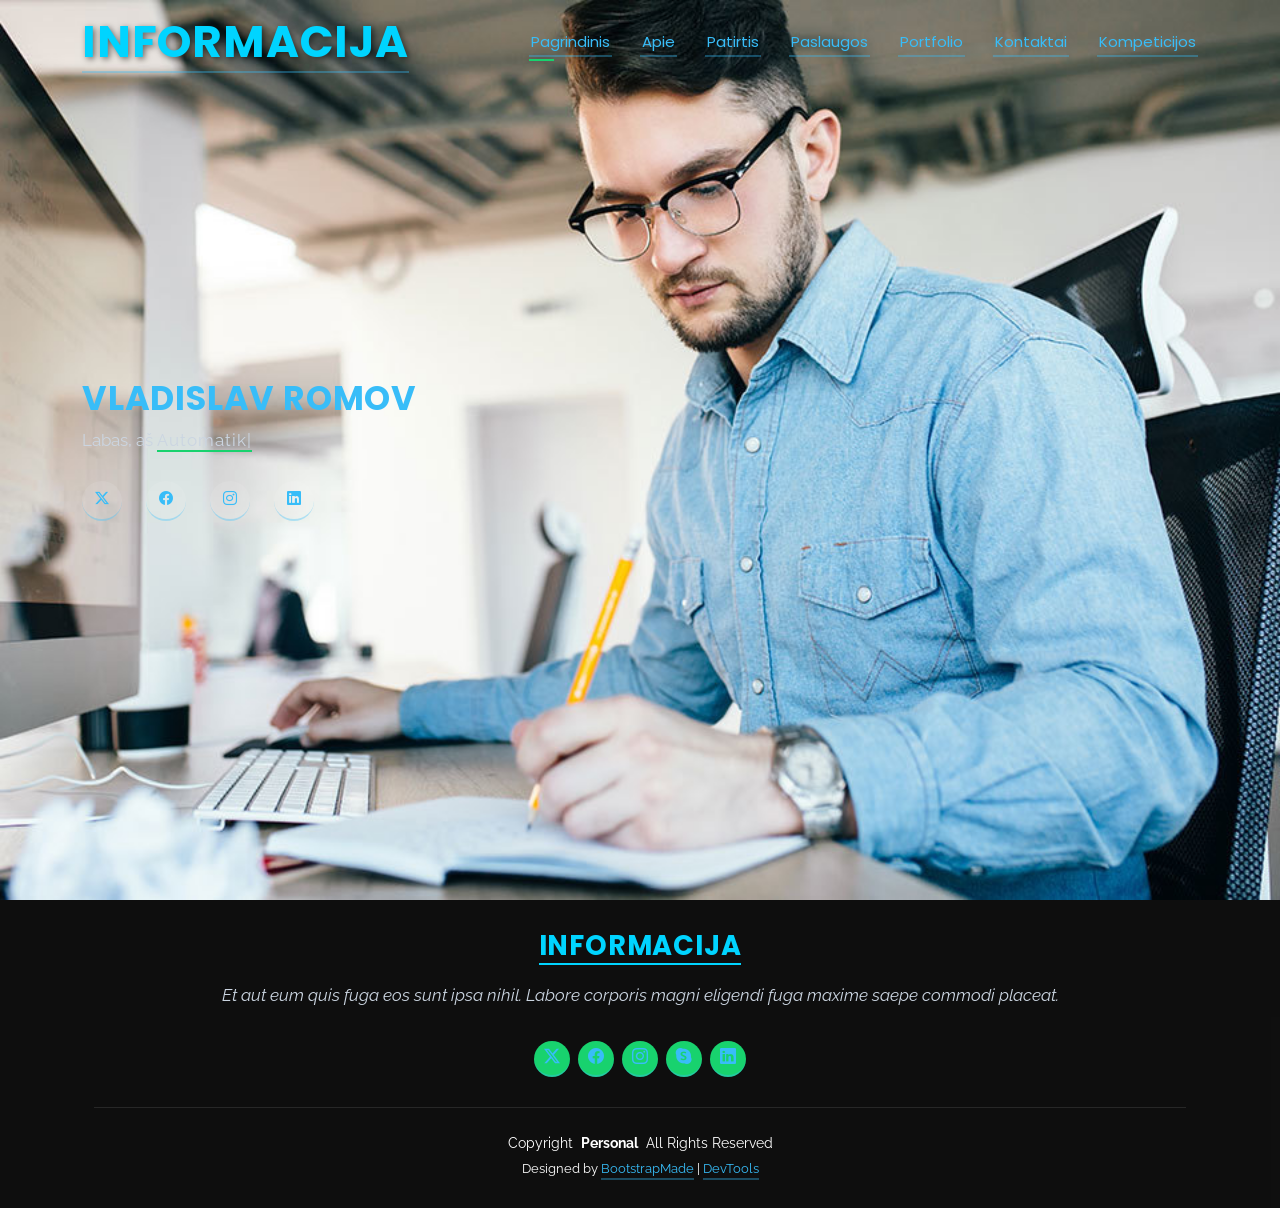
<file: index.html>
<!DOCTYPE html>
<html lang="lt">

<head>
  <meta charset="utf-8">
  <meta content="width=device-width, initial-scale=1.0" name="viewport">
  <title>Mano CV</title>
  <meta name="description" content="Vladislav Romov CV puslapis">
  <meta name="author" content="Vladislav Romov">
  <meta name="keywords" content="">

  <!-- Favicons -->
  <link href="assets/img/favikonas.jpg" rel="icon">
  <link href="assets/img/apple-touch-icon.png" rel="apple-touch-icon">

  <!-- Fonts -->
  <link href="https://fonts.googleapis.com" rel="preconnect">
  <link href="https://fonts.gstatic.com" rel="preconnect" crossorigin>
  <link href="https://fonts.googleapis.com/css2?family=Roboto:ital,wght@0,100;0,300;0,400;0,500;0,700;0,900;1,100;1,300;1,400;1,500;1,700;1,900&family=Poppins:ital,wght@0,100;0,200;0,300;0,400;0,500;0,600;0,700;0,800;0,900;1,100;1,200;1,300;1,400;1,500;1,600;1,700;1,800;1,900&family=Raleway:ital,wght@0,100;0,200;0,300;0,400;0,500;0,600;0,700;0,800;0,900;1,100;1,200;1,300;1,400;1,500;1,600;1,700;1,800;1,900&display=swap" rel="stylesheet">

  <!-- Vendor CSS Files -->
  <link href="assets/vendor/bootstrap/css/bootstrap.min.css" rel="stylesheet">
  <link href="assets/vendor/bootstrap-icons/bootstrap-icons.css" rel="stylesheet">
  <link href="assets/vendor/aos/aos.css" rel="stylesheet">
  <link href="assets/vendor/swiper/swiper-bundle.min.css" rel="stylesheet">
  <link href="assets/vendor/glightbox/css/glightbox.min.css" rel="stylesheet">

  <!-- Main CSS File -->
  <link href="assets/css/main.css" rel="stylesheet">

  <!-- Custom CSS File -->
  <link href="assets/css/custom.css" rel="stylesheet">

  <!-- =======================================================
- Template Name: Personal
- Template URL: https://bootstrapmade.com/personal-free-resume-bootstrap-template/
- Updated: Mar 05 2025 with Bootstrap v5.3.3
- Author: BootstrapMade.com
- License: https://bootstrapmade.com/license/
  ======================================================== -->
</head>

<body class="index-page">

  <header id="header" class="header d-flex align-items-center fixed-top">
    <div class="container-fluid container-xl position-relative d-flex align-items-center justify-content-between">

      <a href="index.html" class="logo d-flex align-items-center">
        <!-- Uncomment the line below if you also wish to use an image logo -->
        <!-- <img src="assets/img/logo.webp" alt=""> -->
        <h1 class="sitename">Informacija</h1>
      </a>

      <nav id="navmenu" class="navmenu">
        <ul>
          <li><a href="index.html" class="active">Pagrindinis</a></li>
          <li><a href="about.html">Apie</a></li>
          <li><a href="resume.html">Patirtis</a></li>
          <li><a href="services.html">Paslaugos</a></li>
          <li><a href="portfolio.html">Portfolio</a></li>
          <li><a href="contact.html">Kontaktai</a></li>
          <li><a href="kanban.html">Kompeticijos</a></li>
        </ul>
        <i class="mobile-nav-toggle d-xl-none bi bi-list"></i>
      </nav>

    </div>
  </header>

  <main class="main">

    <!-- Hero Section -->
    <section id="hero" class="hero section dark-background">

      <img src="assets/img/PAVEIKSLAS.jpg" alt="" data-aos="fade-in">

      <div class="container" data-aos="zoom-out" data-aos-delay="100">
        <h2>Vladislav Romov</h2>
        <p>Labas, aš <span class="typed" data-typed-items="Automatikos inžinerius, IT specialistas"></span><span class="typed-cursor typed-cursor--blink"></span></p>
        <div class="social-links">
          <a href="#"><i class="bi bi-twitter-x"></i></a>
          <a href="#"><i class="bi bi-facebook"></i></a>
          <a href="#"><i class="bi bi-instagram"></i></a>
          <a href="#"><i class="bi bi-linkedin"></i></a>
        </div>
      </div>

    </section><!-- /Hero Section -->

  </main>

  <footer id="footer" class="footer dark-background">
    <div class="container">
      <h3 class="sitename">Informacija</h3>
      <p>Et aut eum quis fuga eos sunt ipsa nihil. Labore corporis magni eligendi fuga maxime saepe commodi placeat.</p>
      <div class="social-links d-flex justify-content-center">
        <a href=""><i class="bi bi-twitter-x"></i></a>
        <a href=""><i class="bi bi-facebook"></i></a>
        <a href=""><i class="bi bi-instagram"></i></a>
        <a href=""><i class="bi bi-skype"></i></a>
        <a href=""><i class="bi bi-linkedin"></i></a>
      </div>
      <div class="container">
        <div class="copyright">
          <span>Copyright</span> <strong class="px-1 sitename">Personal</strong> <span>All Rights Reserved</span>
        </div>
        <div class="credits">
          <!-- All the links in the footer should remain intact. -->
          <!-- You can delete the links only if you've purchased the pro version. -->
          <!-- Licensing information: https://bootstrapmade.com/license/ -->
          <!-- Purchase the pro version with working PHP/AJAX contact form: [buy-url] -->
          Designed by <a href="https://bootstrapmade.com/">BootstrapMade</a> | <a href="https://bootstrapmade.com/tools/">DevTools</a>
        </div>
      </div>
    </div>
  </footer>

  <!-- Scroll Top -->
  <a href="#" id="scroll-top" class="scroll-top d-flex align-items-center justify-content-center"><i class="bi bi-arrow-up-short"></i></a>

  <!-- Preloader -->
  <div id="preloader"></div>

  <!-- Vendor JS Files -->
  <script src="assets/vendor/bootstrap/js/bootstrap.bundle.min.js"></script>
  <script src="assets/vendor/php-email-form/validate.js"></script>
  <script src="assets/vendor/aos/aos.js"></script>
  <script src="assets/vendor/typed.js/typed.umd.js"></script>
  <script src="assets/vendor/purecounter/purecounter_vanilla.js"></script>
  <script src="assets/vendor/waypoints/noframework.waypoints.js"></script>
  <script src="assets/vendor/swiper/swiper-bundle.min.js"></script>
  <script src="assets/vendor/glightbox/js/glightbox.min.js"></script>
  <script src="assets/vendor/imagesloaded/imagesloaded.pkgd.min.js"></script>
  <script src="assets/vendor/isotope-layout/isotope.pkgd.min.js"></script>

  <!-- Main JS File -->
  <script src="assets/js/main.js"></script>

</body>

</html>
</file>
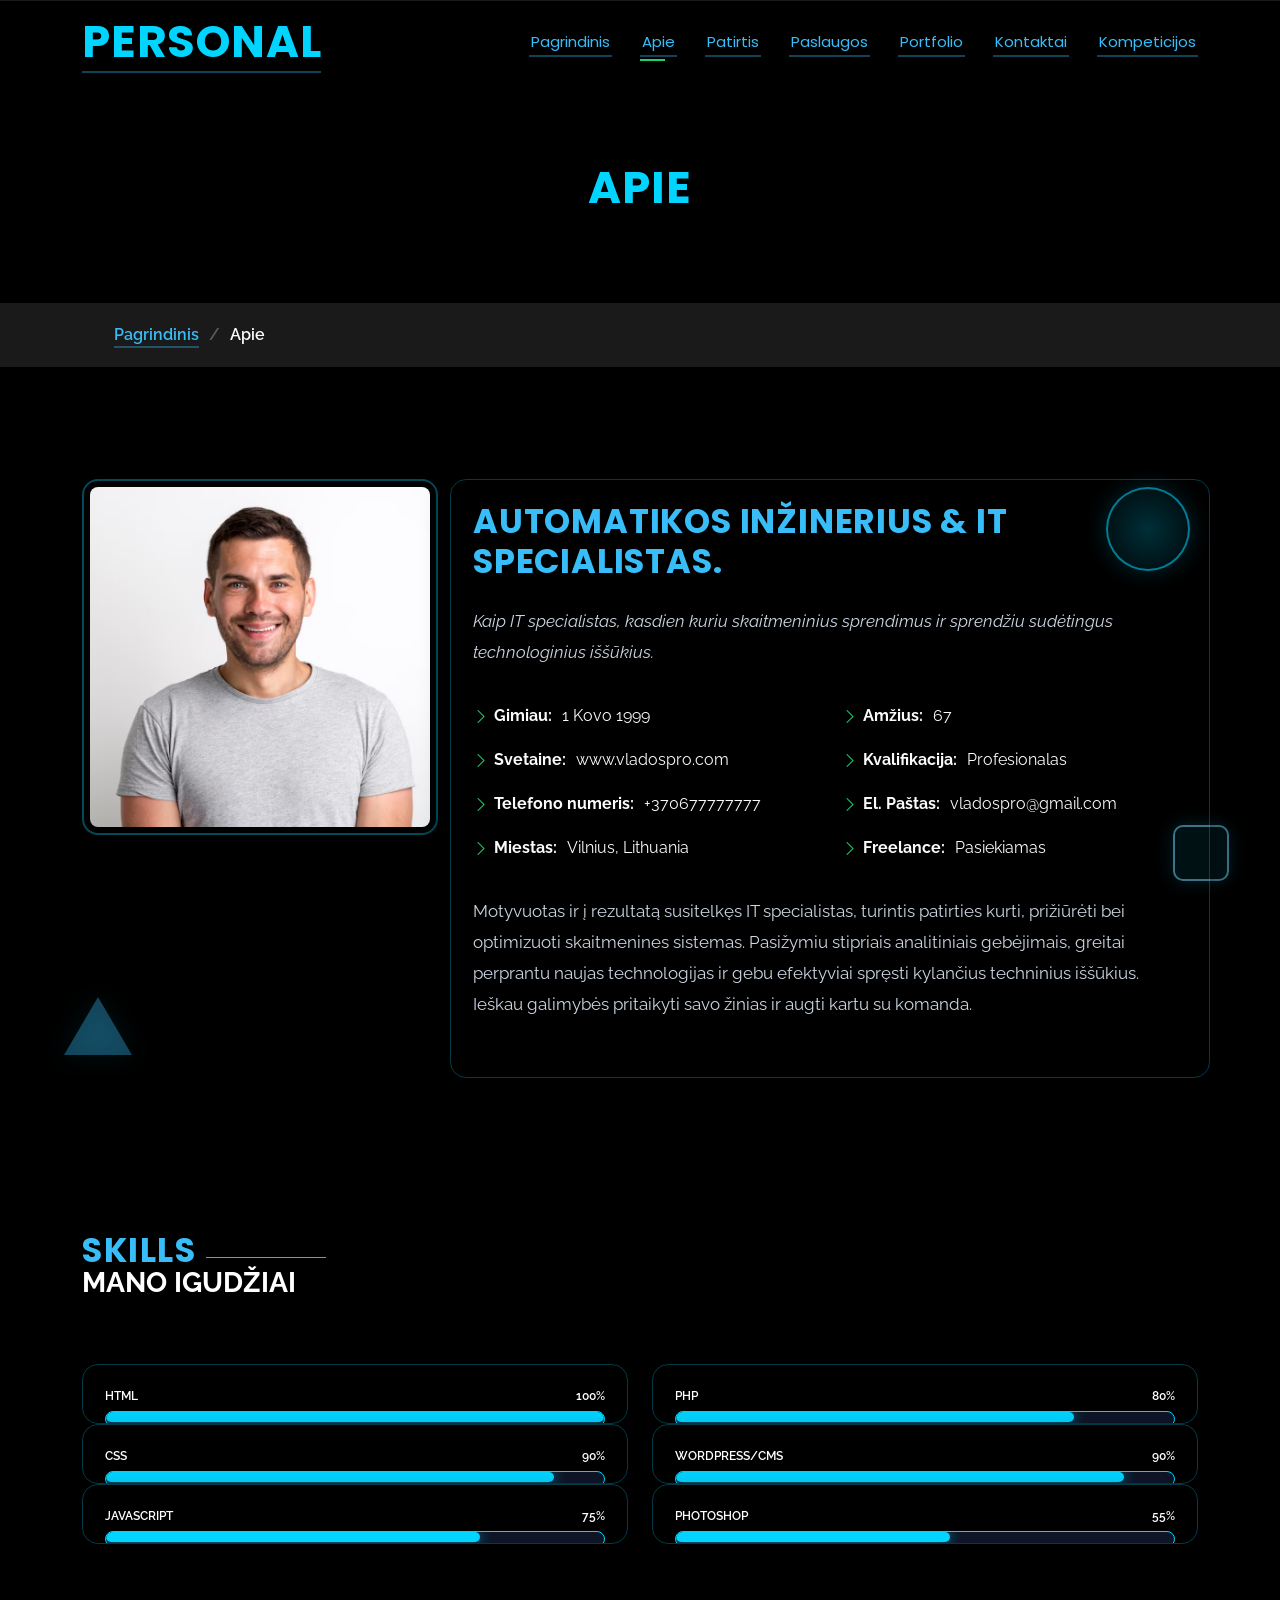
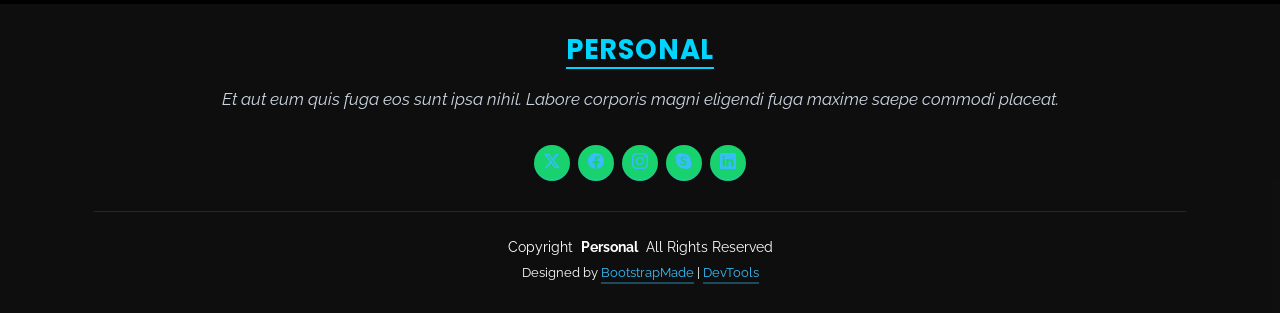
<file: about.html>
<!DOCTYPE html>
<html lang="en">

<head>
  <meta charset="utf-8">
  <meta content="width=device-width, initial-scale=1.0" name="viewport">
  <title>About - Personal Bootstrap Template</title>
  <meta name="description" content="">
  <meta name="keywords" content="">

  <!-- Favicons -->
  <link href="assets/img/favicon.png" rel="icon">
  <link href="assets/img/apple-touch-icon.png" rel="apple-touch-icon">

  <!-- Fonts -->
  <link href="https://fonts.googleapis.com" rel="preconnect">
  <link href="https://fonts.gstatic.com" rel="preconnect" crossorigin>
  <link href="https://fonts.googleapis.com/css2?family=Roboto:ital,wght@0,100;0,300;0,400;0,500;0,700;0,900;1,100;1,300;1,400;1,500;1,700;1,900&family=Poppins:ital,wght@0,100;0,200;0,300;0,400;0,500;0,600;0,700;0,800;0,900;1,100;1,200;1,300;1,400;1,500;1,600;1,700;1,800;1,900&family=Raleway:ital,wght@0,100;0,200;0,300;0,400;0,500;0,600;0,700;0,800;0,900;1,100;1,200;1,300;1,400;1,500;1,600;1,700;1,800;1,900&display=swap" rel="stylesheet">

  <!-- Vendor CSS Files -->
  <link href="assets/vendor/bootstrap/css/bootstrap.min.css" rel="stylesheet">
  <link href="assets/vendor/bootstrap-icons/bootstrap-icons.css" rel="stylesheet">
  <link href="assets/vendor/aos/aos.css" rel="stylesheet">
  <link href="assets/vendor/swiper/swiper-bundle.min.css" rel="stylesheet">
  <link href="assets/vendor/glightbox/css/glightbox.min.css" rel="stylesheet">

  <!-- Main CSS File -->
  <link href="assets/css/main.css" rel="stylesheet">

  <!-- Custom CSS File -->
  <link href="assets/css/custom.css" rel="stylesheet">

  <!-- =======================================================
- Template Name: Personal
- Template URL: https://bootstrapmade.com/personal-free-resume-bootstrap-template/
- Updated: Mar 05 2025 with Bootstrap v5.3.3
- Author: BootstrapMade.com
- License: https://bootstrapmade.com/license/
  ======================================================== -->
</head>

<body class="about-page">

  <header id="header" class="header d-flex align-items-center fixed-top">
    <div class="container-fluid container-xl position-relative d-flex align-items-center justify-content-between">

      <a href="index.html" class="logo d-flex align-items-center">
        <!-- Uncomment the line below if you also wish to use an image logo -->
        <!-- <img src="assets/img/logo.webp" alt=""> -->
        <h1 class="sitename">Personal</h1>
      </a>

      <nav id="navmenu" class="navmenu">
        <ul>
          <li><a href="index.html">Pagrindinis</a></li>
          <li><a href="about.html" class="active">Apie</a></li>
          <li><a href="resume.html">Patirtis</a></li>
          <li><a href="services.html">Paslaugos</a></li>
          <li><a href="portfolio.html">Portfolio</a></li>
          <li><a href="contact.html">Kontaktai</a></li>
          <li><a href="kanban.html">Kompeticijos</a></li>
        </ul>
        <i class="mobile-nav-toggle d-xl-none bi bi-list"></i>
      </nav>

    </div>
  </header>

  <main class="main">

    <!-- Page Title -->
    <div class="page-title" data-aos="fade">
      <div class="heading">
        <div class="container">
          <div class="row d-flex justify-content-center text-center">
            <div class="col-lg-8">
              <h1>Apie</h1>
            </div>
          </div>
        </div>
      </div>
      <nav class="breadcrumbs">
        <div class="container">
          <ol>
            <li><a href="index.html">Pagrindinis</a></li>
            <li class="current">Apie</li>
          </ol>
        </div>
      </nav>
    </div><!-- End Page Title -->

    <!-- About Section -->
    <section id="about" class="about section">

      <!-- Animuotos CSS figūros „Apie“ skiltyje -->
      <div class="about-css-shapes" aria-hidden="true">
        <span class="css-shape shape-circle"></span>
        <span class="css-shape shape-triangle"></span>
        <span class="css-shape shape-square"></span>
      </div>

      <div class="container" data-aos="fade-up" data-aos-delay="100">

        <div class="row gy-4 justify-content-center">
          <div class="col-lg-4">
            <img src="assets/img/person/mano foto.avif" class="img-fluid" alt="">
          </div>
          <div class="col-lg-8 content">
            <h2>Automatikos inžinerius & IT specialistas.</h2>
            <p class="fst-italic py-3">
              Kaip IT specialistas, kasdien kuriu skaitmeninius sprendimus ir sprendžiu sudėtingus technologinius iššūkius.
            </p>
            <div class="row">
              <div class="col-lg-6">
                <ul>
                  <li><i class="bi bi-chevron-right"></i> <strong>Gimiau:</strong> <span>1 Kovo 1999</span></li>
                  <li><i class="bi bi-chevron-right"></i> <strong>Svetaine:</strong> <span>www.vladospro.com</span></li>
                  <li><i class="bi bi-chevron-right"></i> <strong>Telefono numeris:</strong> <span>+370677777777</span></li>
                  <li><i class="bi bi-chevron-right"></i> <strong>Miestas:</strong> <span>Vilnius, Lithuania</span></li>
                </ul>
              </div>
              <div class="col-lg-6">
                <ul>
                  <li><i class="bi bi-chevron-right"></i> <strong>Amžius:</strong> <span>67</span></li>
                  <li><i class="bi bi-chevron-right"></i> <strong>Kvalifikacija:</strong> <span>Profesionalas</span></li>
                  <li><i class="bi bi-chevron-right"></i> <strong>El. Paštas:</strong> <span>vladospro@gmail.com</span></li>
                  <li><i class="bi bi-chevron-right"></i> <strong>Freelance:</strong> <span>Pasiekiamas</span></li>
                </ul>
              </div>
            </div>
            <p class="py-3">
              Motyvuotas ir į rezultatą susitelkęs IT specialistas, turintis patirties kurti, prižiūrėti bei optimizuoti skaitmenines sistemas. Pasižymiu stipriais analitiniais gebėjimais, greitai perprantu naujas technologijas ir gebu efektyviai spręsti kylančius techninius iššūkius. Ieškau galimybės pritaikyti savo žinias ir augti kartu su komanda.
            </p>
          </div>
        </div>

      </div>

    </section><!-- /About Section -->

    <!-- Skills Section -->
    <section id="skills" class="skills section">

      <!-- Section Title -->
      <div class="container section-title" data-aos="fade-up">
        <h2>Skills</h2>
        <div><span>Mano</span> <span class="description-title">Igudžiai</span></div>
      </div><!-- End Section Title -->

      <div class="container" data-aos="fade-up" data-aos-delay="100">

        <div class="row skills-content skills-animation">

          <div class="col-lg-6">

            <div class="progress">
              <span class="skill"><span>HTML</span> <i class="val">100%</i></span>
              <div class="progress-bar-wrap">
                <div class="progress-bar" role="progressbar" aria-valuenow="100" aria-valuemin="0" aria-valuemax="100"></div>
              </div>
            </div><!-- End Skills Item -->

            <div class="progress">
              <span class="skill"><span>CSS</span> <i class="val">90%</i></span>
              <div class="progress-bar-wrap">
                <div class="progress-bar" role="progressbar" aria-valuenow="90" aria-valuemin="0" aria-valuemax="100"></div>
              </div>
            </div><!-- End Skills Item -->

            <div class="progress">
              <span class="skill"><span>JavaScript</span> <i class="val">75%</i></span>
              <div class="progress-bar-wrap">
                <div class="progress-bar" role="progressbar" aria-valuenow="75" aria-valuemin="0" aria-valuemax="100"></div>
              </div>
            </div><!-- End Skills Item -->

          </div>

          <div class="col-lg-6">

            <div class="progress">
              <span class="skill"><span>PHP</span> <i class="val">80%</i></span>
              <div class="progress-bar-wrap">
                <div class="progress-bar" role="progressbar" aria-valuenow="80" aria-valuemin="0" aria-valuemax="100"></div>
              </div>
            </div><!-- End Skills Item -->

            <div class="progress">
              <span class="skill"><span>WordPress/CMS</span> <i class="val">90%</i></span>
              <div class="progress-bar-wrap">
                <div class="progress-bar" role="progressbar" aria-valuenow="90" aria-valuemin="0" aria-valuemax="100"></div>
              </div>
            </div><!-- End Skills Item -->

            <div class="progress">
              <span class="skill"><span>Photoshop</span> <i class="val">55%</i></span>
              <div class="progress-bar-wrap">
                <div class="progress-bar" role="progressbar" aria-valuenow="55" aria-valuemin="0" aria-valuemax="100"></div>
              </div>
            </div><!-- End Skills Item -->

          </div>

        </div>

      </div>

    </section><!-- /Skills Section -->
  </main>

  <footer id="footer" class="footer dark-background">
    <div class="container">
      <h3 class="sitename">Personal</h3>
      <p>Et aut eum quis fuga eos sunt ipsa nihil. Labore corporis magni eligendi fuga maxime saepe commodi placeat.</p>
      <div class="social-links d-flex justify-content-center">
        <a href=""><i class="bi bi-twitter-x"></i></a>
        <a href=""><i class="bi bi-facebook"></i></a>
        <a href=""><i class="bi bi-instagram"></i></a>
        <a href=""><i class="bi bi-skype"></i></a>
        <a href=""><i class="bi bi-linkedin"></i></a>
      </div>
      <div class="container">
        <div class="copyright">
          <span>Copyright</span> <strong class="px-1 sitename">Personal</strong> <span>All Rights Reserved</span>
        </div>
        <div class="credits">
          <!-- All the links in the footer should remain intact. -->
          <!-- You can delete the links only if you've purchased the pro version. -->
          <!-- Licensing information: https://bootstrapmade.com/license/ -->
          <!-- Purchase the pro version with working PHP/AJAX contact form: [buy-url] -->
          Designed by <a href="https://bootstrapmade.com/">BootstrapMade</a> | <a href="https://bootstrapmade.com/tools/">DevTools</a>
        </div>
      </div>
    </div>
  </footer>

  <!-- Scroll Top -->
  <a href="#" id="scroll-top" class="scroll-top d-flex align-items-center justify-content-center"><i class="bi bi-arrow-up-short"></i></a>

  <!-- Preloader -->
  <div id="preloader"></div>

  <!-- Vendor JS Files -->
  <script src="assets/vendor/bootstrap/js/bootstrap.bundle.min.js"></script>
  <script src="assets/vendor/php-email-form/validate.js"></script>
  <script src="assets/vendor/aos/aos.js"></script>
  <script src="assets/vendor/typed.js/typed.umd.js"></script>
  <script src="assets/vendor/purecounter/purecounter_vanilla.js"></script>
  <script src="assets/vendor/waypoints/noframework.waypoints.js"></script>
  <script src="assets/vendor/swiper/swiper-bundle.min.js"></script>
  <script src="assets/vendor/glightbox/js/glightbox.min.js"></script>
  <script src="assets/vendor/imagesloaded/imagesloaded.pkgd.min.js"></script>
  <script src="assets/vendor/isotope-layout/isotope.pkgd.min.js"></script>

  <!-- Main JS File -->
  <script src="assets/js/main.js"></script>

</body>

</html>
</file>
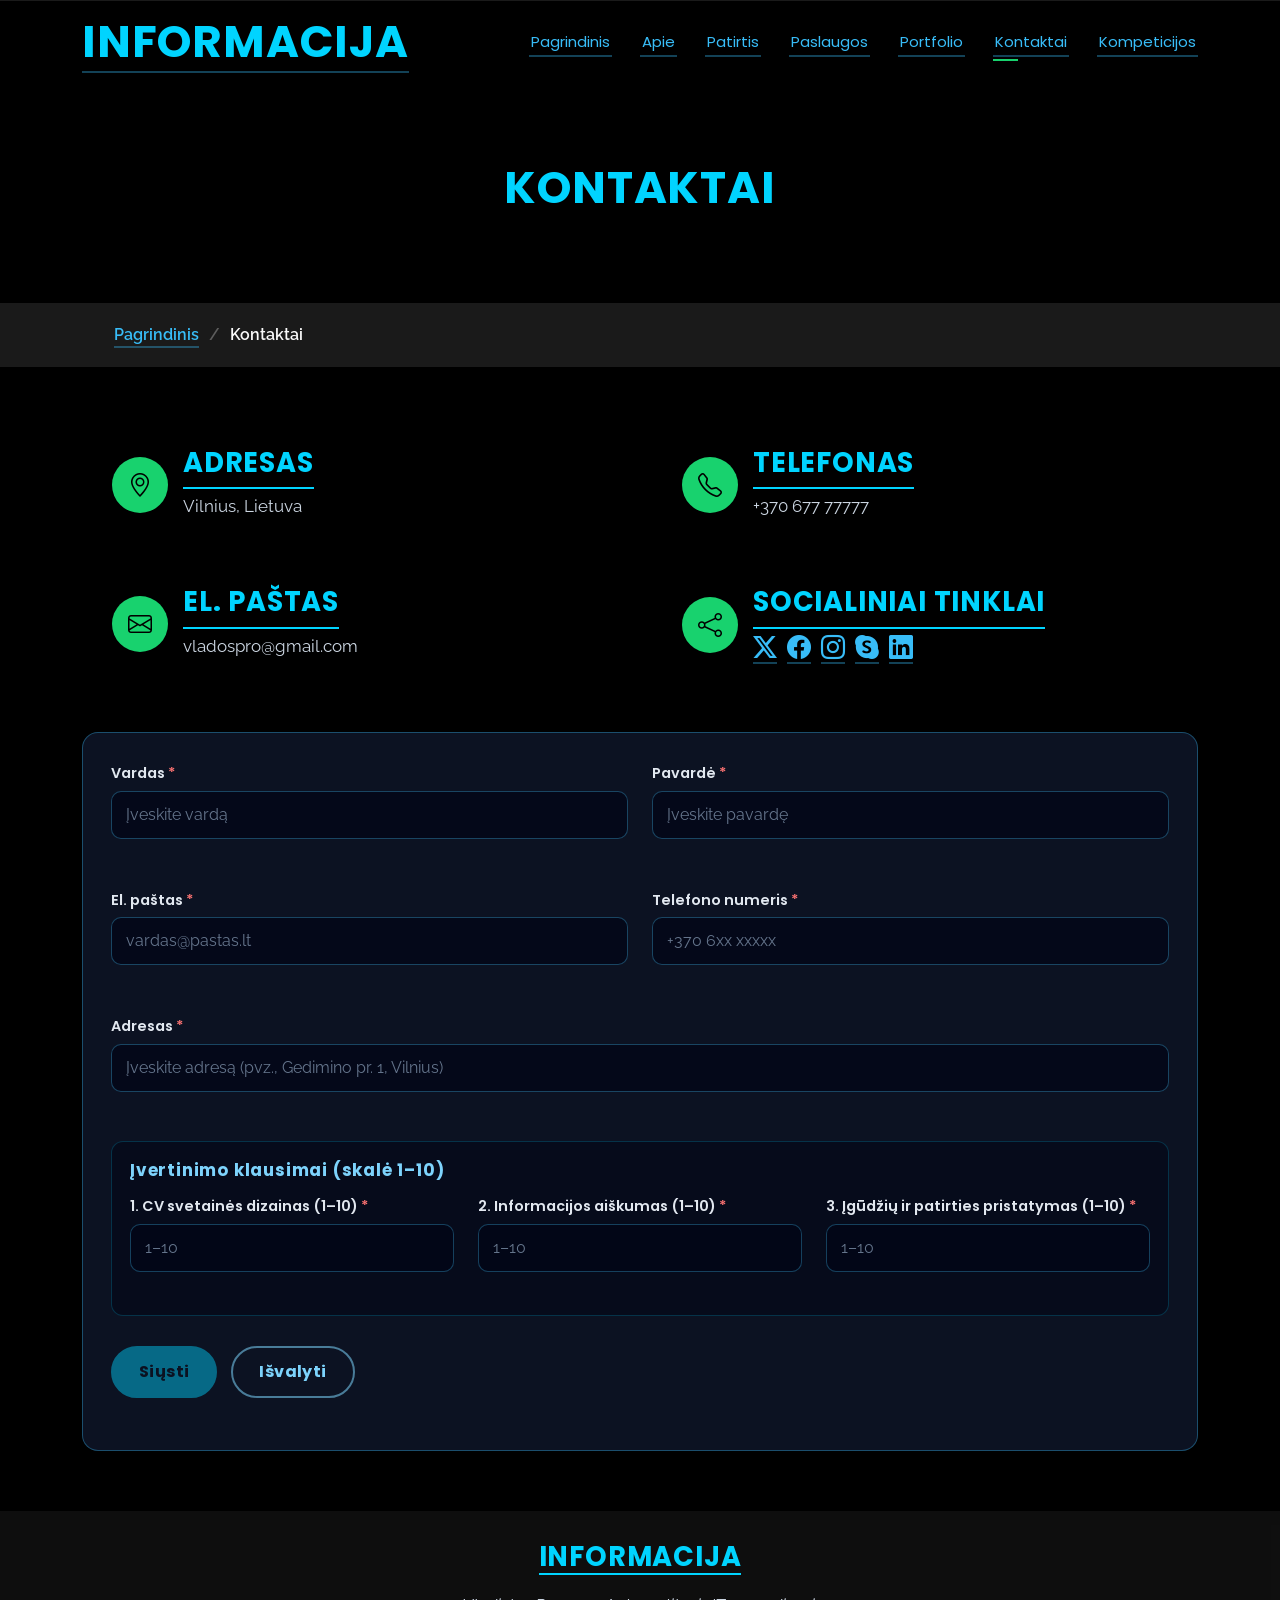
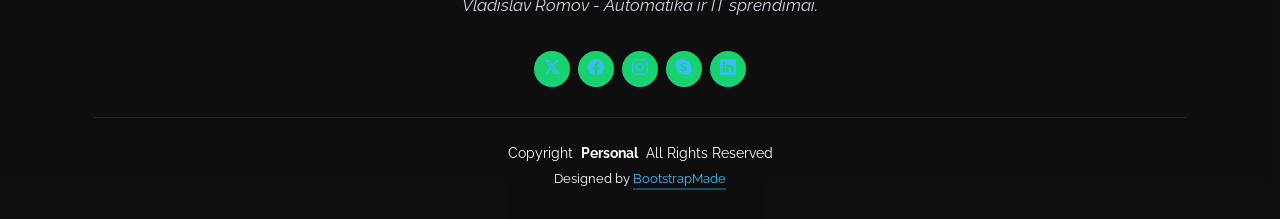
<file: contact.html>
<!DOCTYPE html>
<html lang="lt">

<head>
  <meta charset="utf-8">
  <meta content="width=device-width, initial-scale=1.0" name="viewport">
  <title>Kontaktai - Mano CV</title>
  <meta name="description" content="Vladislav Romov kontaktinė forma ir įvertinimai">
  <meta name="author" content="Vladislav Romov">

  <!-- Favicons -->
  <link href="assets/img/favicon.png" rel="icon">
  <link href="assets/img/apple-touch-icon.png" rel="apple-touch-icon">

  <!-- Fonts -->
  <link href="https://fonts.googleapis.com" rel="preconnect">
  <link href="https://fonts.gstatic.com" rel="preconnect" crossorigin>
  <link href="https://fonts.googleapis.com/css2?family=Roboto:ital,wght@0,100;0,300;0,400;0,500;0,700;0,900;1,100;1,300;1,400;1,500;1,700;1,900&family=Poppins:ital,wght@0,100;0,200;0,300;0,400;0,500;0,600;0,700;0,800;0,900;1,100;1,200;1,300;1,400;1,500;1,600;1,700;1,800;1,900&family=Raleway:ital,wght@0,100;0,200;0,300;0,400;0,500;0,600;0,700;0,800;0,900;1,100;1,200;1,300;1,400;1,500;1,600;1,700;1,800;1,900&display=swap" rel="stylesheet">

  <!-- Vendor CSS Files -->
  <link href="assets/vendor/bootstrap/css/bootstrap.min.css" rel="stylesheet">
  <link href="assets/vendor/bootstrap-icons/bootstrap-icons.css" rel="stylesheet">
  <link href="assets/vendor/aos/aos.css" rel="stylesheet">
  <link href="assets/vendor/swiper/swiper-bundle.min.css" rel="stylesheet">
  <link href="assets/vendor/glightbox/css/glightbox.min.css" rel="stylesheet">

  <!-- Main CSS File -->
  <link href="assets/css/main.css" rel="stylesheet">

  <!-- Custom CSS File -->
  <link href="assets/css/custom.css" rel="stylesheet">
</head>

<body class="contact-page">

  <header id="header" class="header d-flex align-items-center fixed-top">
    <div class="container-fluid container-xl position-relative d-flex align-items-center justify-content-between">

      <a href="index.html" class="logo d-flex align-items-center">
        <h1 class="sitename">Informacija</h1>
      </a>

      <nav id="navmenu" class="navmenu">
        <ul>
          <li><a href="index.html">Pagrindinis</a></li>
          <li><a href="about.html">Apie</a></li>
          <li><a href="resume.html">Patirtis</a></li>
          <li><a href="services.html">Paslaugos</a></li>
          <li><a href="portfolio.html">Portfolio</a></li>
          <li><a href="contact.html" class="active">Kontaktai</a></li>
          <li><a href="kanban.html">Kompeticijos</a></li>
        </ul>
        <i class="mobile-nav-toggle d-xl-none bi bi-list"></i>
      </nav>

    </div>
  </header>

  <main class="main">

    <!-- Page Title -->
    <div class="page-title" data-aos="fade">
      <div class="heading">
        <div class="container">
          <div class="row d-flex justify-content-center text-center">
            <div class="col-lg-8">
              <h1>Kontaktai</h1>
            </div>
          </div>
        </div>
      </div>
      <nav class="breadcrumbs">
        <div class="container">
          <ol>
            <li><a href="index.html">Pagrindinis</a></li>
            <li class="current">Kontaktai</li>
          </ol>
        </div>
      </nav>
    </div><!-- End Page Title -->

    <!-- Contact Section -->
    <section id="contact" class="contact section">

      <div class="container" data-aos="fade-up" data-aos-delay="100">

        <div class="row gy-4 mb-5">

          <div class="col-md-6">
            <div class="info-item d-flex align-items-center" data-aos="fade-up" data-aos-delay="200">
              <i class="icon bi bi-geo-alt flex-shrink-0"></i>
              <div>
                <h3>Adresas</h3>
                <p>Vilnius, Lietuva</p>
              </div>
            </div>
          </div><!-- End Info Item -->

          <div class="col-md-6">
            <div class="info-item d-flex align-items-center" data-aos="fade-up" data-aos-delay="300">
              <i class="icon bi bi-telephone flex-shrink-0"></i>
              <div>
                <h3>Telefonas</h3>
                <p>+370 677 77777</p>
              </div>
            </div>
          </div><!-- End Info Item -->

          <div class="col-md-6">
            <div class="info-item d-flex align-items-center" data-aos="fade-up" data-aos-delay="400">
              <i class="icon bi bi-envelope flex-shrink-0"></i>
              <div>
                <h3>El. paštas</h3>
                <p>vladospro@gmail.com</p>
              </div>
            </div>
          </div><!-- End Info Item -->

          <div class="col-md-6">
            <div class="info-item d-flex align-items-center" data-aos="fade-up" data-aos-delay="500">
              <i class="icon bi bi-share flex-shrink-0"></i>
              <div>
                <h3>Socialiniai tinklai</h3>
                <div class="social-links">
                  <a href="#"><i class="bi bi-twitter-x"></i></a>
                  <a href="#"><i class="bi bi-facebook"></i></a>
                  <a href="#"><i class="bi bi-instagram"></i></a>
                  <a href="#"><i class="bi bi-skype"></i></a>
                  <a href="#"><i class="bi bi-linkedin"></i></a>
                </div>
              </div>
            </div>
          </div><!-- End Info Item -->

        </div>

        <!-- Kontaktų forma (11 lab.) -->
        <div class="lab11-form-wrapper" data-aos="fade-up" data-aos-delay="600">
          <form id="lab11-contact-form" class="lab11-contact-form" novalidate>
            <div class="row gy-4">

              <!-- a. Vardas -->
              <div class="col-md-6">
                <label for="vardas" class="form-label lab11-label">Vardas <span class="required-star">*</span></label>
                <input type="text" id="vardas" name="vardas" class="form-control lab11-input" placeholder="Įveskite vardą" required>
                <div class="lab11-error" id="error-vardas" aria-live="polite"></div>
              </div>

              <!-- b. Pavardė -->
              <div class="col-md-6">
                <label for="pavarde" class="form-label lab11-label">Pavardė <span class="required-star">*</span></label>
                <input type="text" id="pavarde" name="pavarde" class="form-control lab11-input" placeholder="Įveskite pavardę" required>
                <div class="lab11-error" id="error-pavarde" aria-live="polite"></div>
              </div>

              <!-- c. El. paštas -->
              <div class="col-md-6">
                <label for="elpastas" class="form-label lab11-label">El. paštas <span class="required-star">*</span></label>
                <input type="email" id="elpastas" name="elpastas" class="form-control lab11-input" placeholder="vardas@pastas.lt" required>
                <div class="lab11-error" id="error-elpastas" aria-live="polite"></div>
              </div>

              <!-- d. Telefono numeris (+370 6xx xxxxx) -->
              <div class="col-md-6">
                <label for="telefonas" class="form-label lab11-label">Telefono numeris <span class="required-star">*</span></label>
                <input type="tel" id="telefonas" name="telefonas" class="form-control lab11-input" placeholder="+370 6xx xxxxx" inputmode="numeric" maxlength="14" required>
                <div class="lab11-error" id="error-telefonas" aria-live="polite"></div>
              </div>

              <!-- e. Adresas -->
              <div class="col-12">
                <label for="adresas" class="form-label lab11-label">Adresas <span class="required-star">*</span></label>
                <input type="text" id="adresas" name="adresas" class="form-control lab11-input" placeholder="Įveskite adresą (pvz., Gedimino pr. 1, Vilnius)" required>
                <div class="lab11-error" id="error-adresas" aria-live="polite"></div>
              </div>

              <!-- f. 3 vertinimo klausimai (skalė 1-10) -->
              <div class="col-12">
                <div class="lab11-ratings-box">
                  <h4 class="lab11-ratings-title">Įvertinimo klausimai (skalė 1–10)</h4>
                  <div class="row gy-3">

                    <div class="col-md-4">
                      <label for="vertinimas1" class="form-label lab11-label">1. CV svetainės dizainas (1–10) <span class="required-star">*</span></label>
                      <input type="number" id="vertinimas1" name="vertinimas1" class="form-control lab11-input" min="1" max="10" step="1" placeholder="1–10" required>
                      <div class="lab11-error" id="error-vertinimas1" aria-live="polite"></div>
                    </div>

                    <div class="col-md-4">
                      <label for="vertinimas2" class="form-label lab11-label">2. Informacijos aiškumas (1–10) <span class="required-star">*</span></label>
                      <input type="number" id="vertinimas2" name="vertinimas2" class="form-control lab11-input" min="1" max="10" step="1" placeholder="1–10" required>
                      <div class="lab11-error" id="error-vertinimas2" aria-live="polite"></div>
                    </div>

                    <div class="col-md-4">
                      <label for="vertinimas3" class="form-label lab11-label">3. Įgūdžių ir patirties pristatymas (1–10) <span class="required-star">*</span></label>
                      <input type="number" id="vertinimas3" name="vertinimas3" class="form-control lab11-input" min="1" max="10" step="1" placeholder="1–10" required>
                      <div class="lab11-error" id="error-vertinimas3" aria-live="polite"></div>
                    </div>

                  </div>
                </div>
              </div>

              <!-- g. Mygtukas „Siųsti“ ir Papildomos užduoties 3.a mygtukas „Išvalyti“ -->
              <div class="col-12">
                <div class="lab11-actions">
                  <button type="submit" id="lab11-submit-btn" class="btn lab11-btn-submit" disabled>Siųsti</button>
                  <button type="button" id="lab11-clear-btn" class="btn lab11-btn-clear">Išvalyti</button>
                </div>
              </div>

            </div>
          </form>

          <!-- Rezultatų ir 3 klausimų vidurkio atvaizdavimo sritis formos apačioje -->
          <div id="lab11-result" class="lab11-result" aria-live="polite"></div>
        </div>

      </div>

    </section><!-- /Contact Section -->

  </main>

  <footer id="footer" class="footer dark-background">
    <div class="container">
      <h3 class="sitename">Informacija</h3>
      <p>Vladislav Romov - Automatika ir IT sprendimai.</p>
      <div class="social-links d-flex justify-content-center">
        <a href=""><i class="bi bi-twitter-x"></i></a>
        <a href=""><i class="bi bi-facebook"></i></a>
        <a href=""><i class="bi bi-instagram"></i></a>
        <a href=""><i class="bi bi-skype"></i></a>
        <a href=""><i class="bi bi-linkedin"></i></a>
      </div>
      <div class="container">
        <div class="copyright">
          <span>Copyright</span> <strong class="px-1 sitename">Personal</strong> <span>All Rights Reserved</span>
        </div>
        <div class="credits">
          Designed by <a href="https://bootstrapmade.com/">BootstrapMade</a>
        </div>
      </div>
    </div>
  </footer>

  <!-- Scroll Top -->
  <a href="#" id="scroll-top" class="scroll-top d-flex align-items-center justify-content-center"><i class="bi bi-arrow-up-short"></i></a>

  <!-- Preloader -->
  <div id="preloader"></div>

  <!-- Vendor JS Files -->
  <script src="assets/vendor/bootstrap/js/bootstrap.bundle.min.js"></script>
  <script src="assets/vendor/php-email-form/validate.js"></script>
  <script src="assets/vendor/aos/aos.js"></script>
  <script src="assets/vendor/typed.js/typed.umd.js"></script>
  <script src="assets/vendor/purecounter/purecounter_vanilla.js"></script>
  <script src="assets/vendor/waypoints/noframework.waypoints.js"></script>
  <script src="assets/vendor/swiper/swiper-bundle.min.js"></script>
  <script src="assets/vendor/glightbox/js/glightbox.min.js"></script>
  <script src="assets/vendor/imagesloaded/imagesloaded.pkgd.min.js"></script>
  <script src="assets/vendor/isotope-layout/isotope.pkgd.min.js"></script>

  <!-- Main JS File -->
  <script src="assets/js/main.js"></script>

  <!-- Custom JS File (11 lab.) -->
  <script src="assets/js/custom.js"></script>

</body>

</html>
</file>
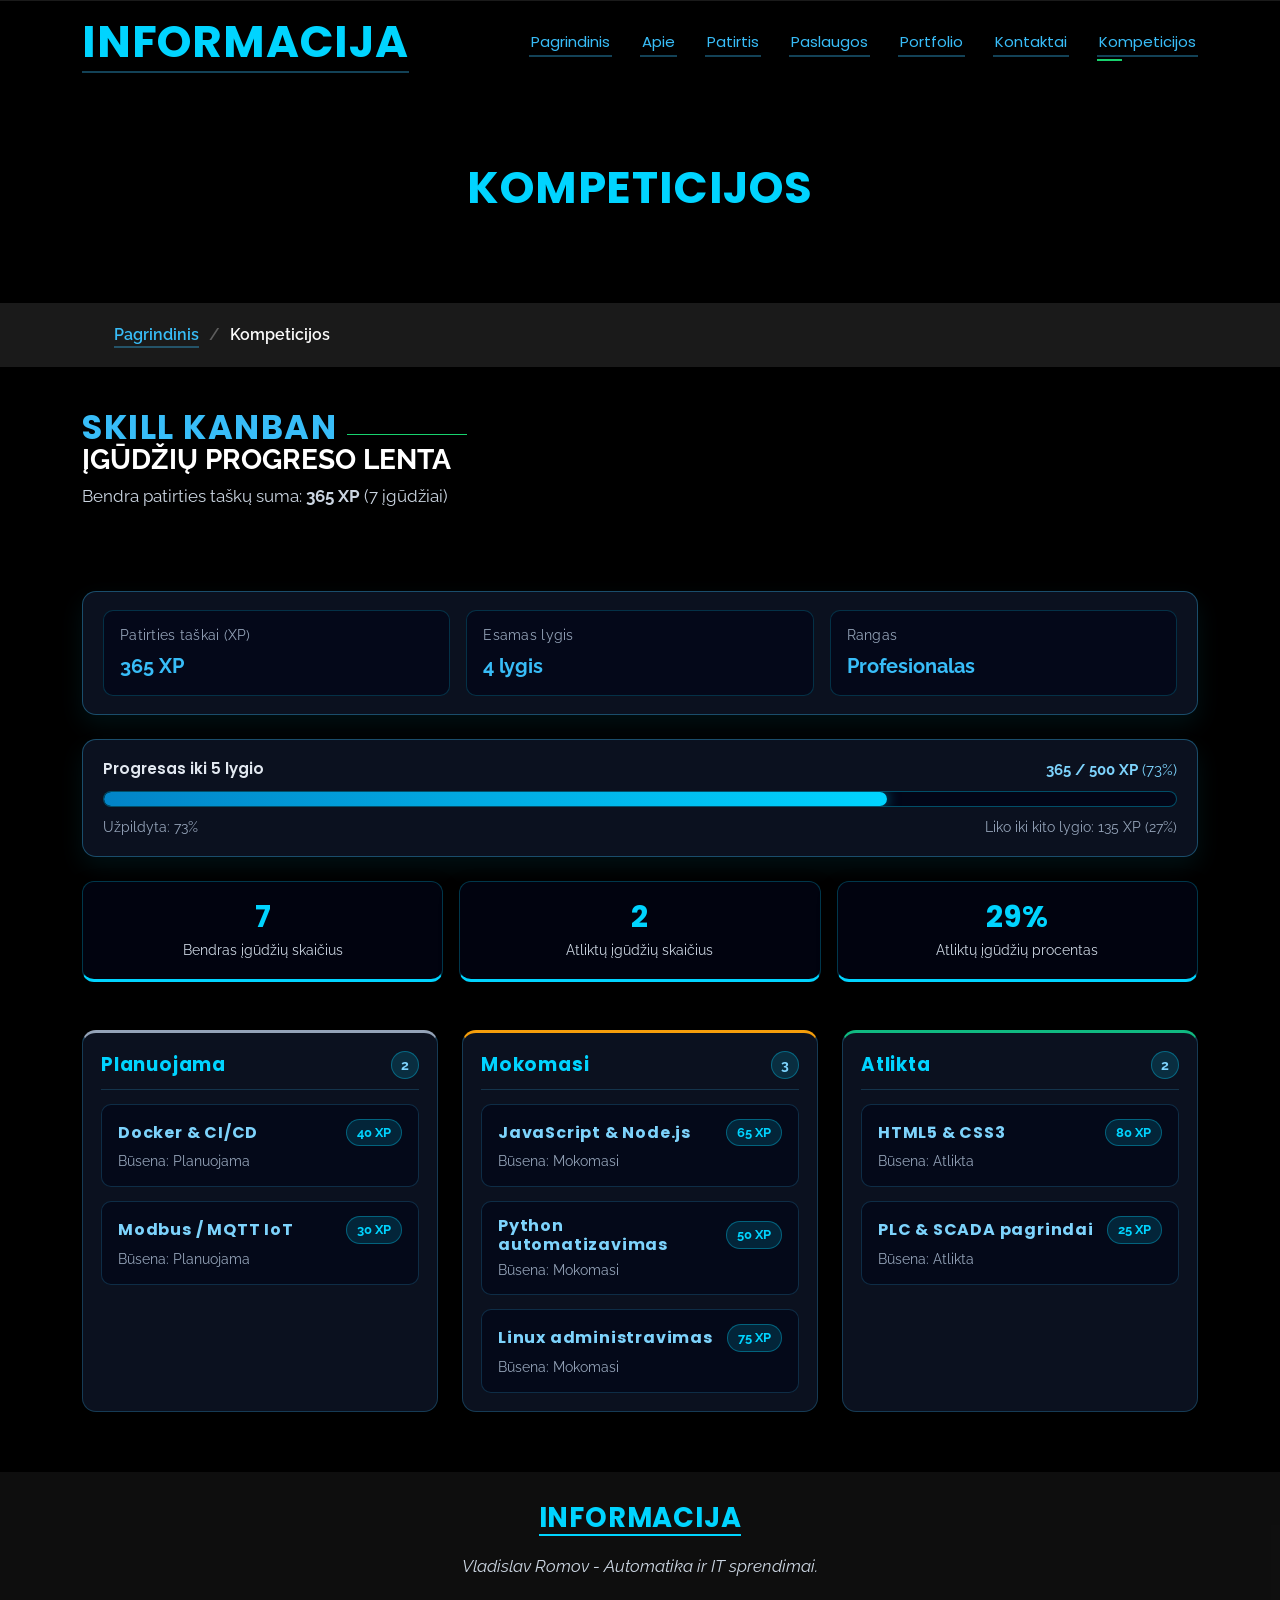
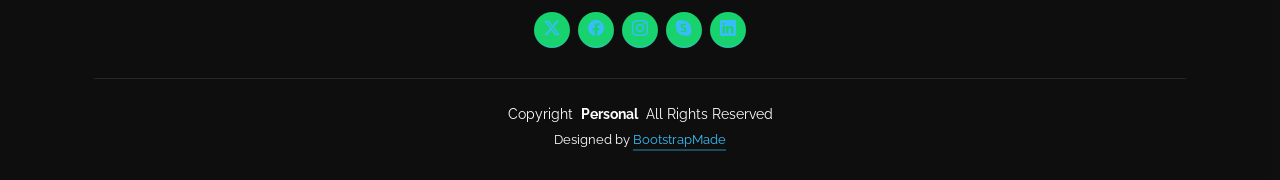
<file: kanban.html>
<!DOCTYPE html>
<html lang="lt">

<head>
  <meta charset="utf-8">
  <meta content="width=device-width, initial-scale=1.0" name="viewport">
  <title>Kompeticijos (Skill Kanban) - Mano CV</title>
  <meta name="description" content="Vladislav Romov įgūdžių progreso lenta (Skill Kanban)">
  <meta name="author" content="Vladislav Romov">

  <!-- Favicons -->
  <link href="assets/img/favikonas.jpg" rel="icon">
  <link href="assets/img/apple-touch-icon.png" rel="apple-touch-icon">

  <!-- Fonts -->
  <link href="https://fonts.googleapis.com" rel="preconnect">
  <link href="https://fonts.gstatic.com" rel="preconnect" crossorigin>
  <link href="https://fonts.googleapis.com/css2?family=Roboto:ital,wght@0,100;0,300;0,400;0,500;0,700;0,900;1,100;1,300;1,400;1,500;1,700;1,900&family=Poppins:ital,wght@0,100;0,200;0,300;0,400;0,500;0,600;0,700;0,800;0,900;1,100;1,200;1,300;1,400;1,500;1,600;1,700;1,800;1,900&family=Raleway:ital,wght@0,100;0,200;0,300;0,400;0,500;0,600;0,700;0,800;0,900;1,100;1,200;1,300;1,400;1,500;1,600;1,700;1,800;1,900&display=swap" rel="stylesheet">

  <!-- Vendor CSS Files -->
  <link href="assets/vendor/bootstrap/css/bootstrap.min.css" rel="stylesheet">
  <link href="assets/vendor/bootstrap-icons/bootstrap-icons.css" rel="stylesheet">
  <link href="assets/vendor/aos/aos.css" rel="stylesheet">
  <link href="assets/vendor/swiper/swiper-bundle.min.css" rel="stylesheet">
  <link href="assets/vendor/glightbox/css/glightbox.min.css" rel="stylesheet">

  <!-- Main CSS File -->
  <link href="assets/css/main.css" rel="stylesheet">

  <!-- Custom CSS File -->
  <link href="assets/css/custom.css" rel="stylesheet">
</head>

<body class="kanban-page">

  <header id="header" class="header d-flex align-items-center fixed-top">
    <div class="container-fluid container-xl position-relative d-flex align-items-center justify-content-between">

      <a href="index.html" class="logo d-flex align-items-center">
        <h1 class="sitename">Informacija</h1>
      </a>

      <nav id="navmenu" class="navmenu">
        <ul>
          <li><a href="index.html">Pagrindinis</a></li>
          <li><a href="about.html">Apie</a></li>
          <li><a href="resume.html">Patirtis</a></li>
          <li><a href="services.html">Paslaugos</a></li>
          <li><a href="portfolio.html">Portfolio</a></li>
          <li><a href="contact.html">Kontaktai</a></li>
          <li><a href="kanban.html" class="active">Kompeticijos</a></li>
        </ul>
        <i class="mobile-nav-toggle d-xl-none bi bi-list"></i>
      </nav>

    </div>
  </header>

  <main class="main">

    <!-- Page Title -->
    <div class="page-title" data-aos="fade">
      <div class="heading">
        <div class="container">
          <div class="row d-flex justify-content-center text-center">
            <div class="col-lg-8">
              <h1>Kompeticijos</h1>
            </div>
          </div>
        </div>
      </div>
      <nav class="breadcrumbs">
        <div class="container">
          <ol>
            <li><a href="index.html">Pagrindinis</a></li>
            <li class="current">Kompeticijos</li>
          </ol>
        </div>
      </nav>
    </div><!-- End Page Title -->

    <!-- Skill Kanban Section -->
    <section id="skill-kanban" class="skill-kanban section">

      <!-- Section Title -->
      <div class="container section-title" data-aos="fade-up">
        <h2>Skill Kanban</h2>
        <div><span>Įgūdžių</span> <span class="description-title">Progreso Lenta</span></div>
        <p class="kanban-summary">Bendra patirties taškų suma: <strong>365 XP</strong> (7 įgūdžiai)</p>
      </div><!-- End Section Title -->

      <!-- XP, Lygio ir Rango informacijos sritis -->
      <div class="container mb-4" data-aos="fade-up" data-aos-delay="50">
        <div class="kanban-stats-bar">
          <div class="kanban-stat-box">
            <span class="stat-label">Patirties taškai (XP)</span>
            <strong class="stat-value">365 XP</strong>
          </div>
          <div class="kanban-stat-box">
            <span class="stat-label">Esamas lygis</span>
            <strong class="stat-value">4 lygis</strong>
          </div>
          <div class="kanban-stat-box">
            <span class="stat-label">Rangas</span>
            <strong class="stat-value">Profesionalas</strong>
          </div>
        </div>
      </div>

      <!-- 4. Patirties taškų progreso juosta iki kito lygio -->
      <div class="container mb-4" data-aos="fade-up" data-aos-delay="75">
        <div class="xp-progress-panel">
          <div class="xp-progress-header">
            <span class="xp-progress-title">Progresas iki 5 lygio</span>
            <span class="xp-progress-meta"><strong>365 / 500 XP</strong> (73%)</span>
          </div>
          <div class="xp-progress-track" role="progressbar" aria-valuenow="73" aria-valuemin="0" aria-valuemax="100" aria-label="Patirties taškų progresas iki kito lygio">
            <div class="xp-progress-fill" style="width: 73%;"></div>
          </div>
          <div class="xp-progress-footer">
            <span>Užpildyta: 73%</span>
            <span>Liko iki kito lygio: 135 XP (27%)</span>
          </div>
        </div>
      </div>

      <!-- 5. Vartotojo įgūdžių pažangos statistika -->
      <div class="container mb-5" data-aos="fade-up" data-aos-delay="90">
        <div class="skills-progress-stats" aria-label="Vartotojo įgūdžių pažangos statistika">
          <div class="skill-stat-card">
            <span class="skill-stat-number">7</span>
            <span class="skill-stat-caption">Bendras įgūdžių skaičius</span>
          </div>
          <div class="skill-stat-card">
            <span class="skill-stat-number">2</span>
            <span class="skill-stat-caption">Atliktų įgūdžių skaičius</span>
          </div>
          <div class="skill-stat-card">
            <span class="skill-stat-number">29%</span>
            <span class="skill-stat-caption">Atliktų įgūdžių procentas</span>
          </div>
        </div>
      </div>

      <!-- Kanban lenta -->
      <div class="container" data-aos="fade-up" data-aos-delay="100">
        <div class="row gy-4 kanban-board">

          <!-- Kategorija 1: Planuojama -->
          <div class="col-lg-4">
            <div class="kanban-column kanban-planned">
              <div class="kanban-column-header">
                <h3>Planuojama</h3>
                <span class="kanban-count">2</span>
              </div>

              <article class="skill-card">
                <div class="skill-card-top">
                  <h4 class="skill-title">Docker & CI/CD</h4>
                  <span class="skill-xp">40 XP</span>
                </div>
                <p class="skill-status">Būsena: <span>Planuojama</span></p>
              </article>

              <article class="skill-card">
                <div class="skill-card-top">
                  <h4 class="skill-title">Modbus / MQTT IoT</h4>
                  <span class="skill-xp">30 XP</span>
                </div>
                <p class="skill-status">Būsena: <span>Planuojama</span></p>
              </article>
            </div>
          </div>

          <!-- Kategorija 2: Mokomasi -->
          <div class="col-lg-4">
            <div class="kanban-column kanban-learning">
              <div class="kanban-column-header">
                <h3>Mokomasi</h3>
                <span class="kanban-count">3</span>
              </div>

              <article class="skill-card">
                <div class="skill-card-top">
                  <h4 class="skill-title">JavaScript & Node.js</h4>
                  <span class="skill-xp">65 XP</span>
                </div>
                <p class="skill-status">Būsena: <span>Mokomasi</span></p>
              </article>

              <article class="skill-card">
                <div class="skill-card-top">
                  <h4 class="skill-title">Python automatizavimas</h4>
                  <span class="skill-xp">50 XP</span>
                </div>
                <p class="skill-status">Būsena: <span>Mokomasi</span></p>
              </article>

              <article class="skill-card">
                <div class="skill-card-top">
                  <h4 class="skill-title">Linux administravimas</h4>
                  <span class="skill-xp">75 XP</span>
                </div>
                <p class="skill-status">Būsena: <span>Mokomasi</span></p>
              </article>
            </div>
          </div>

          <!-- Kategorija 3: Atlikta -->
          <div class="col-lg-4">
            <div class="kanban-column kanban-done">
              <div class="kanban-column-header">
                <h3>Atlikta</h3>
                <span class="kanban-count">2</span>
              </div>

              <article class="skill-card">
                <div class="skill-card-top">
                  <h4 class="skill-title">HTML5 & CSS3</h4>
                  <span class="skill-xp">80 XP</span>
                </div>
                <p class="skill-status">Būsena: <span>Atlikta</span></p>
              </article>

              <article class="skill-card">
                <div class="skill-card-top">
                  <h4 class="skill-title">PLC & SCADA pagrindai</h4>
                  <span class="skill-xp">25 XP</span>
                </div>
                <p class="skill-status">Būsena: <span>Atlikta</span></p>
              </article>
            </div>
          </div>

        </div>
      </div>

    </section><!-- /Skill Kanban Section -->

  </main>

  <footer id="footer" class="footer dark-background">
    <div class="container">
      <h3 class="sitename">Informacija</h3>
      <p>Vladislav Romov - Automatika ir IT sprendimai.</p>
      <div class="social-links d-flex justify-content-center">
        <a href=""><i class="bi bi-twitter-x"></i></a>
        <a href=""><i class="bi bi-facebook"></i></a>
        <a href=""><i class="bi bi-instagram"></i></a>
        <a href=""><i class="bi bi-skype"></i></a>
        <a href=""><i class="bi bi-linkedin"></i></a>
      </div>
      <div class="container">
        <div class="copyright">
          <span>Copyright</span> <strong class="px-1 sitename">Personal</strong> <span>All Rights Reserved</span>
        </div>
        <div class="credits">
          Designed by <a href="https://bootstrapmade.com/">BootstrapMade</a>
        </div>
      </div>
    </div>
  </footer>

  <!-- Scroll Top -->
  <a href="#" id="scroll-top" class="scroll-top d-flex align-items-center justify-content-center"><i class="bi bi-arrow-up-short"></i></a>

  <!-- Preloader -->
  <div id="preloader"></div>

  <!-- Vendor JS Files -->
  <script src="assets/vendor/bootstrap/js/bootstrap.bundle.min.js"></script>
  <script src="assets/vendor/php-email-form/validate.js"></script>
  <script src="assets/vendor/aos/aos.js"></script>
  <script src="assets/vendor/typed.js/typed.umd.js"></script>
  <script src="assets/vendor/purecounter/purecounter_vanilla.js"></script>
  <script src="assets/vendor/waypoints/noframework.waypoints.js"></script>
  <script src="assets/vendor/swiper/swiper-bundle.min.js"></script>
  <script src="assets/vendor/glightbox/js/glightbox.min.js"></script>
  <script src="assets/vendor/imagesloaded/imagesloaded.pkgd.min.js"></script>
  <script src="assets/vendor/isotope-layout/isotope.pkgd.min.js"></script>

  <!-- Main JS File -->
  <script src="assets/js/main.js"></script>

</body>

</html>
</file>
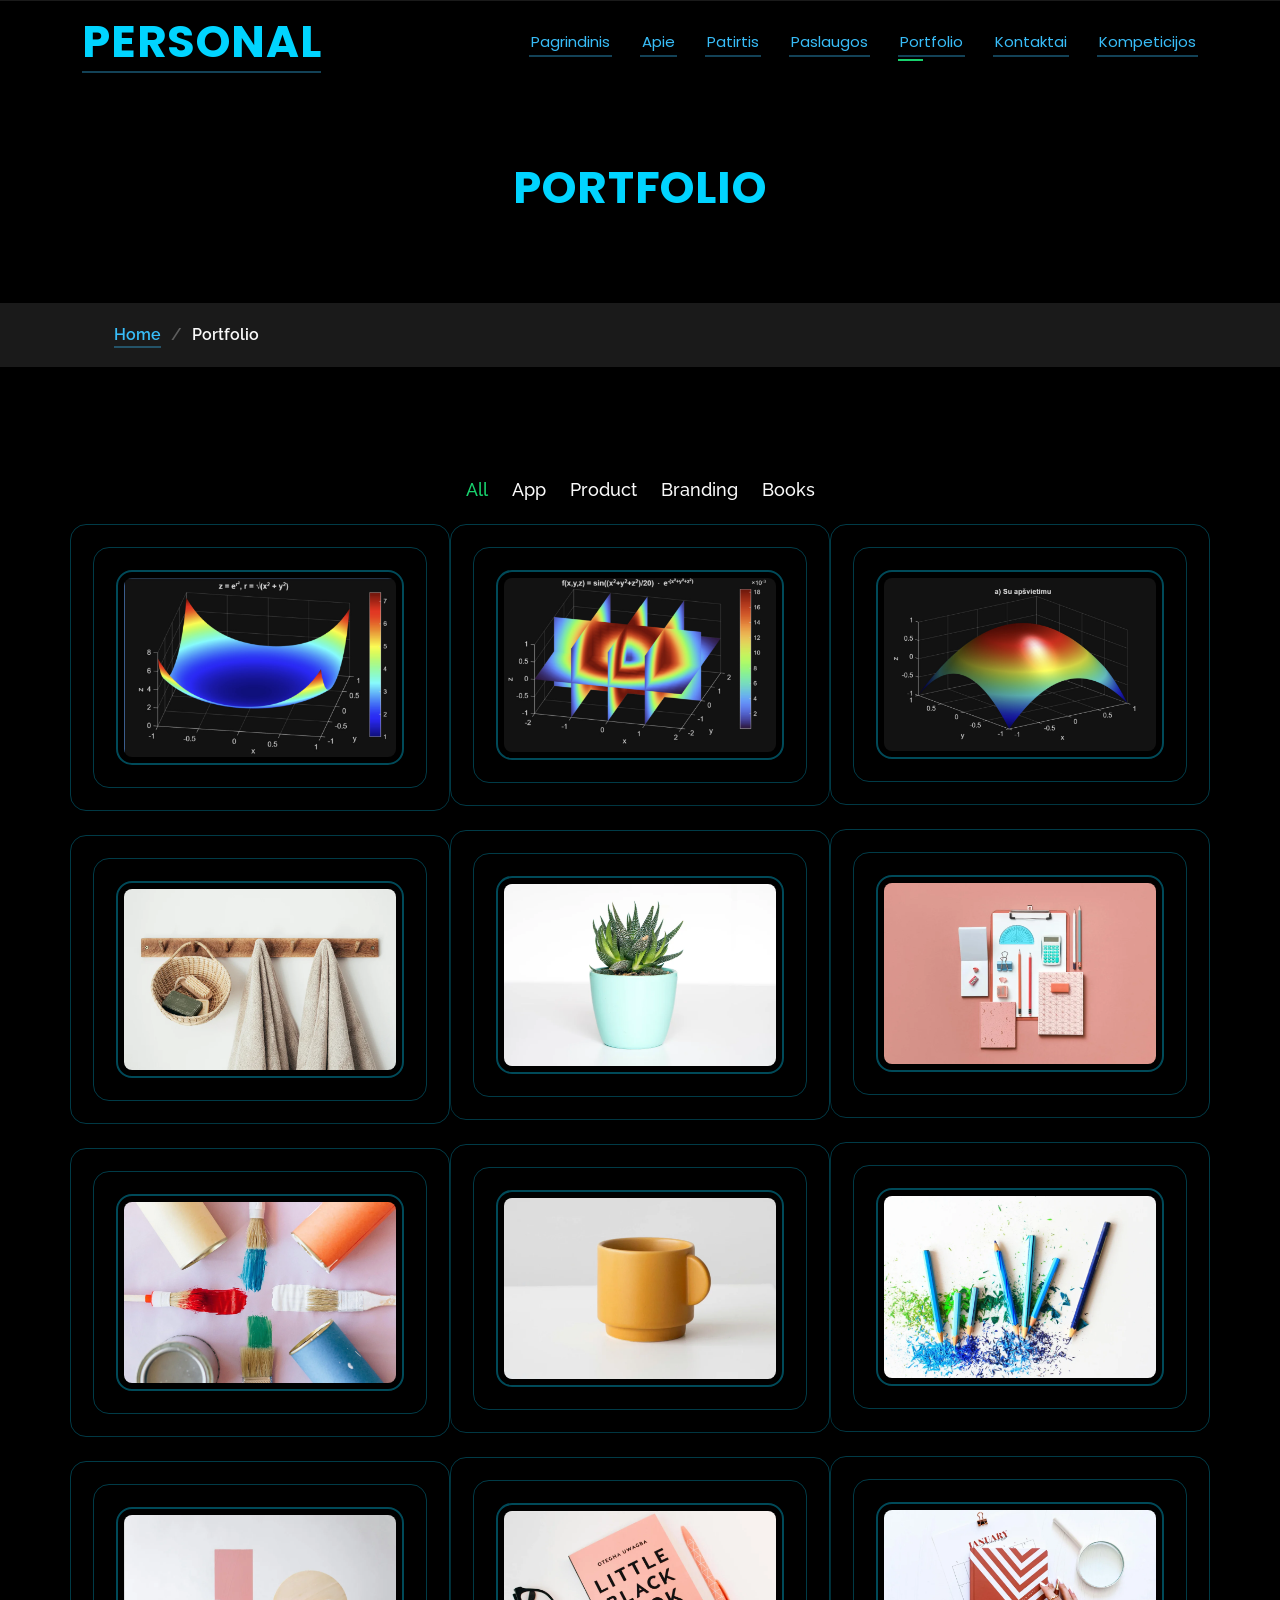
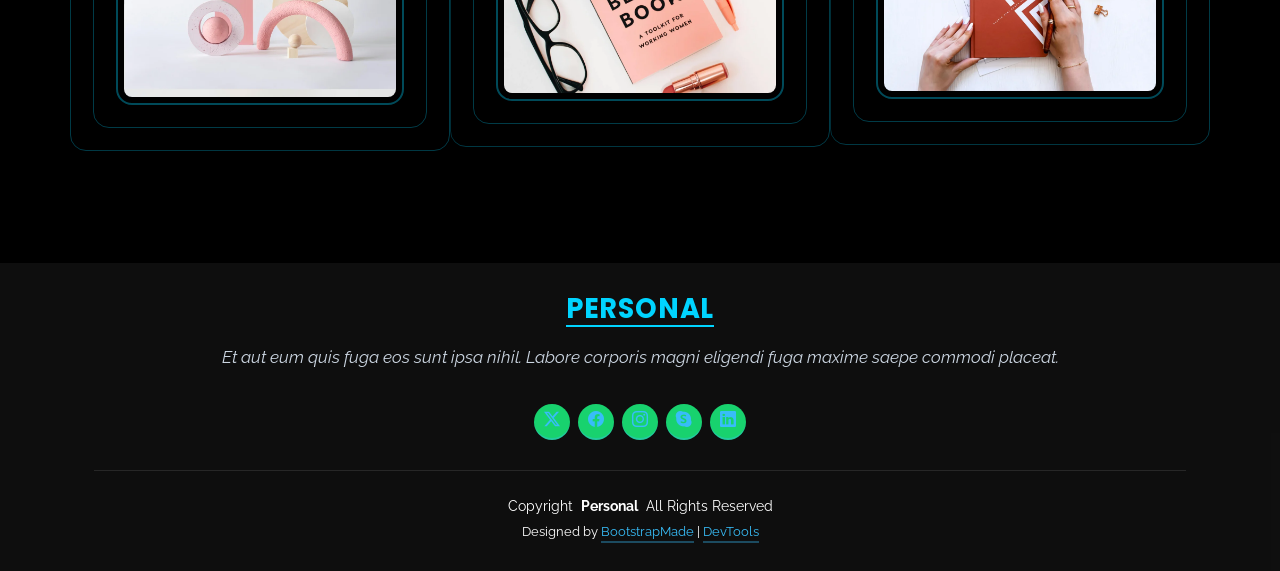
<file: portfolio.html>
<!DOCTYPE html>
<html lang="en">

<head>
  <meta charset="utf-8">
  <meta content="width=device-width, initial-scale=1.0" name="viewport">
  <title>Portfolio - Personal Bootstrap Template</title>
  <meta name="description" content="">
  <meta name="keywords" content="">

  <!-- Favicons -->
  <link href="assets/img/favicon.png" rel="icon">
  <link href="assets/img/apple-touch-icon.png" rel="apple-touch-icon">

  <!-- Fonts -->
  <link href="https://fonts.googleapis.com" rel="preconnect">
  <link href="https://fonts.gstatic.com" rel="preconnect" crossorigin>
  <link href="https://fonts.googleapis.com/css2?family=Roboto:ital,wght@0,100;0,300;0,400;0,500;0,700;0,900;1,100;1,300;1,400;1,500;1,700;1,900&family=Poppins:ital,wght@0,100;0,200;0,300;0,400;0,500;0,600;0,700;0,800;0,900;1,100;1,200;1,300;1,400;1,500;1,600;1,700;1,800;1,900&family=Raleway:ital,wght@0,100;0,200;0,300;0,400;0,500;0,600;0,700;0,800;0,900;1,100;1,200;1,300;1,400;1,500;1,600;1,700;1,800;1,900&display=swap" rel="stylesheet">

  <!-- Vendor CSS Files -->
  <link href="assets/vendor/bootstrap/css/bootstrap.min.css" rel="stylesheet">
  <link href="assets/vendor/bootstrap-icons/bootstrap-icons.css" rel="stylesheet">
  <link href="assets/vendor/aos/aos.css" rel="stylesheet">
  <link href="assets/vendor/swiper/swiper-bundle.min.css" rel="stylesheet">
  <link href="assets/vendor/glightbox/css/glightbox.min.css" rel="stylesheet">

  <!-- Main CSS File -->
  <link href="assets/css/main.css" rel="stylesheet">

  <!-- Custom CSS File -->
  <link href="assets/css/custom.css" rel="stylesheet">

  <!-- =======================================================
- Template Name: Personal
- Template URL: https://bootstrapmade.com/personal-free-resume-bootstrap-template/
- Updated: Mar 05 2025 with Bootstrap v5.3.3
- Author: BootstrapMade.com
- License: https://bootstrapmade.com/license/
  ======================================================== -->
</head>

<body class="portfolio-page">

  <header id="header" class="header d-flex align-items-center fixed-top">
    <div class="container-fluid container-xl position-relative d-flex align-items-center justify-content-between">

      <a href="index.html" class="logo d-flex align-items-center">
        <!-- Uncomment the line below if you also wish to use an image logo -->
        <!-- <img src="assets/img/logo.webp" alt=""> -->
        <h1 class="sitename">Personal</h1>
      </a>

      <nav id="navmenu" class="navmenu">
        <ul>
          <li><a href="index.html">Pagrindinis</a></li>
          <li><a href="about.html">Apie</a></li>
          <li><a href="resume.html">Patirtis</a></li>
          <li><a href="services.html">Paslaugos</a></li>
          <li><a href="portfolio.html" class="active">Portfolio</a></li>
          <li><a href="contact.html">Kontaktai</a></li>
          <li><a href="kanban.html">Kompeticijos</a></li>
        </ul>
        <i class="mobile-nav-toggle d-xl-none bi bi-list"></i>
      </nav>

    </div>
  </header>

  <main class="main">

    <!-- Page Title -->
    <div class="page-title" data-aos="fade">
      <div class="heading">
        <div class="container">
          <div class="row d-flex justify-content-center text-center">
            <div class="col-lg-8">
              <h1>Portfolio</h1>
            </div>
          </div>
        </div>
      </div>
      <nav class="breadcrumbs">
        <div class="container">
          <ol>
            <li><a href="index.html">Home</a></li>
            <li class="current">Portfolio</li>
          </ol>
        </div>
      </nav>
    </div><!-- End Page Title -->

    <!-- Portfolio Section -->
    <section id="portfolio" class="portfolio section">

      <div class="container">

        <div class="isotope-layout" data-default-filter="*" data-layout="masonry" data-sort="original-order">

          <ul class="portfolio-filters isotope-filters" data-aos="fade-up" data-aos-delay="100">
            <li data-filter="*" class="filter-active">All</li>
            <li data-filter=".filter-app">App</li>
            <li data-filter=".filter-product">Product</li>
            <li data-filter=".filter-branding">Branding</li>
            <li data-filter=".filter-books">Books</li>
          </ul><!-- End Portfolio Filters -->

          <div class="row gy-4 isotope-container" data-aos="fade-up" data-aos-delay="200">

            <div class="col-lg-4 col-md-6 portfolio-item isotope-item filter-app">
              <div class="portfolio-content h-100">
                <img src="assets/img/grafikas1.jpg" class="img-fluid" alt="">
                <div class="portfolio-info">
                  <h4>App 1</h4>
                  <p>Atliktas trimačio paviršiaus grafinis vaizdavimas MATLAB aplinkoje naudojant surf funkciją.</p>
                  <a href="assets/img/grafikas1.jpg" title="App 1" data-gallery="portfolio-gallery-app" class="glightbox preview-link"><i class="bi bi-zoom-in"></i></a>
                  <a href="" title="More Details" class="details-link"><i class="bi bi-link-45deg"></i></a>
                </div>
              </div>
            </div><!-- End Portfolio Item -->

            <div class="col-lg-4 col-md-6 portfolio-item isotope-item filter-product">
              <div class="portfolio-content h-100">
                <img src="assets/img/grafikas2.jpg" class="img-fluid" alt="">
                <div class="portfolio-info">
                  <h4>Product 1</h4>
                  <p>Sukurtas trimatis tūrinis grafikas panaudojant slice funkciją, skirtą erdvinėms funkcijoms analizuoti</p>
                  <a href="assets/img/grafikas2.jpg" title="Product 1" data-gallery="portfolio-gallery-product" class="glightbox preview-link"><i class="bi bi-zoom-in"></i></a>
                  <a href="" title="More Details" class="details-link"><i class="bi bi-link-45deg"></i></a>
                </div>
              </div>
            </div><!-- End Portfolio Item -->

            <div class="col-lg-4 col-md-6 portfolio-item isotope-item filter-branding">
              <div class="portfolio-content h-100">
                <img src="assets/img/grafikas3.jpg" class="img-fluid" alt="">
                <div class="portfolio-info">
                  <h4>Branding 1</h4>
                  <p>Atliktas parabolinio paviršiaus modeliavimas ir vizualizavimas taikant papildomus apšvietimo efektus (camlight bei lighting gouraud).</p>
                  <a href="assets/img/grafikas3.jpg" title="Branding 1" data-gallery="portfolio-gallery-branding" class="glightbox preview-link"><i class="bi bi-zoom-in"></i></a>
                  <a href="" title="More Details" class="details-link"><i class="bi bi-link-45deg"></i></a>
                </div>
              </div>
            </div><!-- End Portfolio Item -->

            <div class="col-lg-4 col-md-6 portfolio-item isotope-item filter-books">
              <div class="portfolio-content h-100">
                <img src="assets/img/portfolio/portfolio-4.webp" class="img-fluid" alt="">
                <div class="portfolio-info">
                  <h4>Books 1</h4>
                  <p>Lorem ipsum, dolor sit amet consectetur</p>
                  <a href="assets/img/portfolio/portfolio-4.webp" title="Branding 1" data-gallery="portfolio-gallery-book" class="glightbox preview-link"><i class="bi bi-zoom-in"></i></a>
                  <a href="" title="More Details" class="details-link"><i class="bi bi-link-45deg"></i></a>
                </div>
              </div>
            </div><!-- End Portfolio Item -->

            <div class="col-lg-4 col-md-6 portfolio-item isotope-item filter-app">
              <div class="portfolio-content h-100">
                <img src="assets/img/portfolio/portfolio-2.webp" class="img-fluid" alt="">
                <div class="portfolio-info">
                  <h4>App 2</h4>
                  <p>Lorem ipsum, dolor sit amet consectetur</p>
                  <a href="assets/img/portfolio/portfolio-2.webp" title="App 2" data-gallery="portfolio-gallery-app" class="glightbox preview-link"><i class="bi bi-zoom-in"></i></a>
                  <a href="" title="More Details" class="details-link"><i class="bi bi-link-45deg"></i></a>
                </div>
              </div>
            </div><!-- End Portfolio Item -->

            <div class="col-lg-4 col-md-6 portfolio-item isotope-item filter-product">
              <div class="portfolio-content h-100">
                <img src="assets/img/portfolio/portfolio-11.webp" class="img-fluid" alt="">
                <div class="portfolio-info">
                  <h4>Product 2</h4>
                  <p>Lorem ipsum, dolor sit amet consectetur</p>
                  <a href="assets/img/portfolio/portfolio-11.webp" title="Product 2" data-gallery="portfolio-gallery-product" class="glightbox preview-link"><i class="bi bi-zoom-in"></i></a>
                  <a href="" title="More Details" class="details-link"><i class="bi bi-link-45deg"></i></a>
                </div>
              </div>
            </div><!-- End Portfolio Item -->

            <div class="col-lg-4 col-md-6 portfolio-item isotope-item filter-branding">
              <div class="portfolio-content h-100">
                <img src="assets/img/portfolio/portfolio-8.webp" class="img-fluid" alt="">
                <div class="portfolio-info">
                  <h4>Branding 2</h4>
                  <p>Lorem ipsum, dolor sit amet consectetur</p>
                  <a href="assets/img/portfolio/portfolio-8.webp" title="Branding 2" data-gallery="portfolio-gallery-branding" class="glightbox preview-link"><i class="bi bi-zoom-in"></i></a>
                  <a href="" title="More Details" class="details-link"><i class="bi bi-link-45deg"></i></a>
                </div>
              </div>
            </div><!-- End Portfolio Item -->

            <div class="col-lg-4 col-md-6 portfolio-item isotope-item filter-books">
              <div class="portfolio-content h-100">
                <img src="assets/img/portfolio/portfolio-5.webp" class="img-fluid" alt="">
                <div class="portfolio-info">
                  <h4>Books 2</h4>
                  <p>Lorem ipsum, dolor sit amet consectetur</p>
                  <a href="assets/img/portfolio/portfolio-5.webp" title="Branding 2" data-gallery="portfolio-gallery-book" class="glightbox preview-link"><i class="bi bi-zoom-in"></i></a>
                  <a href="" title="More Details" class="details-link"><i class="bi bi-link-45deg"></i></a>
                </div>
              </div>
            </div><!-- End Portfolio Item -->

            <div class="col-lg-4 col-md-6 portfolio-item isotope-item filter-app">
              <div class="portfolio-content h-100">
                <img src="assets/img/portfolio/portfolio-3.webp" class="img-fluid" alt="">
                <div class="portfolio-info">
                  <h4>App 3</h4>
                  <p>Lorem ipsum, dolor sit amet consectetur</p>
                  <a href="assets/img/portfolio/portfolio-3.webp" title="App 3" data-gallery="portfolio-gallery-app" class="glightbox preview-link"><i class="bi bi-zoom-in"></i></a>
                  <a href="" title="More Details" class="details-link"><i class="bi bi-link-45deg"></i></a>
                </div>
              </div>
            </div><!-- End Portfolio Item -->

            <div class="col-lg-4 col-md-6 portfolio-item isotope-item filter-product">
              <div class="portfolio-content h-100">
                <img src="assets/img/portfolio/portfolio-12.webp" class="img-fluid" alt="">
                <div class="portfolio-info">
                  <h4>Product 3</h4>
                  <p>Lorem ipsum, dolor sit amet consectetur</p>
                  <a href="assets/img/portfolio/portfolio-12.webp" title="Product 3" data-gallery="portfolio-gallery-product" class="glightbox preview-link"><i class="bi bi-zoom-in"></i></a>
                  <a href="" title="More Details" class="details-link"><i class="bi bi-link-45deg"></i></a>
                </div>
              </div>
            </div><!-- End Portfolio Item -->

            <div class="col-lg-4 col-md-6 portfolio-item isotope-item filter-branding">
              <div class="portfolio-content h-100">
                <img src="assets/img/portfolio/portfolio-9.webp" class="img-fluid" alt="">
                <div class="portfolio-info">
                  <h4>Branding 3</h4>
                  <p>Lorem ipsum, dolor sit amet consectetur</p>
                  <a href="assets/img/portfolio/portfolio-9.webp" title="Branding 2" data-gallery="portfolio-gallery-branding" class="glightbox preview-link"><i class="bi bi-zoom-in"></i></a>
                  <a href="" title="More Details" class="details-link"><i class="bi bi-link-45deg"></i></a>
                </div>
              </div>
            </div><!-- End Portfolio Item -->

            <div class="col-lg-4 col-md-6 portfolio-item isotope-item filter-books">
              <div class="portfolio-content h-100">
                <img src="assets/img/portfolio/portfolio-6.webp" class="img-fluid" alt="">
                <div class="portfolio-info">
                  <h4>Books 3</h4>
                  <p>Lorem ipsum, dolor sit amet consectetur</p>
                  <a href="assets/img/portfolio/portfolio-6.webp" title="Branding 3" data-gallery="portfolio-gallery-book" class="glightbox preview-link"><i class="bi bi-zoom-in"></i></a>
                  <a href="" title="More Details" class="details-link"><i class="bi bi-link-45deg"></i></a>
                </div>
              </div>
            </div><!-- End Portfolio Item -->

          </div><!-- End Portfolio Container -->

        </div>

      </div>

    </section><!-- /Portfolio Section -->

  </main>

  <footer id="footer" class="footer dark-background">
    <div class="container">
      <h3 class="sitename">Personal</h3>
      <p>Et aut eum quis fuga eos sunt ipsa nihil. Labore corporis magni eligendi fuga maxime saepe commodi placeat.</p>
      <div class="social-links d-flex justify-content-center">
        <a href=""><i class="bi bi-twitter-x"></i></a>
        <a href=""><i class="bi bi-facebook"></i></a>
        <a href=""><i class="bi bi-instagram"></i></a>
        <a href=""><i class="bi bi-skype"></i></a>
        <a href=""><i class="bi bi-linkedin"></i></a>
      </div>
      <div class="container">
        <div class="copyright">
          <span>Copyright</span> <strong class="px-1 sitename">Personal</strong> <span>All Rights Reserved</span>
        </div>
        <div class="credits">
          <!-- All the links in the footer should remain intact. -->
          <!-- You can delete the links only if you've purchased the pro version. -->
          <!-- Licensing information: https://bootstrapmade.com/license/ -->
          <!-- Purchase the pro version with working PHP/AJAX contact form: [buy-url] -->
          Designed by <a href="https://bootstrapmade.com/">BootstrapMade</a> | <a href="https://bootstrapmade.com/tools/">DevTools</a>
        </div>
      </div>
    </div>
  </footer>

  <!-- Scroll Top -->
  <a href="#" id="scroll-top" class="scroll-top d-flex align-items-center justify-content-center"><i class="bi bi-arrow-up-short"></i></a>

  <!-- Preloader -->
  <div id="preloader"></div>

  <!-- Vendor JS Files -->
  <script src="assets/vendor/bootstrap/js/bootstrap.bundle.min.js"></script>
  <script src="assets/vendor/php-email-form/validate.js"></script>
  <script src="assets/vendor/aos/aos.js"></script>
  <script src="assets/vendor/typed.js/typed.umd.js"></script>
  <script src="assets/vendor/purecounter/purecounter_vanilla.js"></script>
  <script src="assets/vendor/waypoints/noframework.waypoints.js"></script>
  <script src="assets/vendor/swiper/swiper-bundle.min.js"></script>
  <script src="assets/vendor/glightbox/js/glightbox.min.js"></script>
  <script src="assets/vendor/imagesloaded/imagesloaded.pkgd.min.js"></script>
  <script src="assets/vendor/isotope-layout/isotope.pkgd.min.js"></script>

  <!-- Main JS File -->
  <script src="assets/js/main.js"></script>

</body>

</html>
</file>
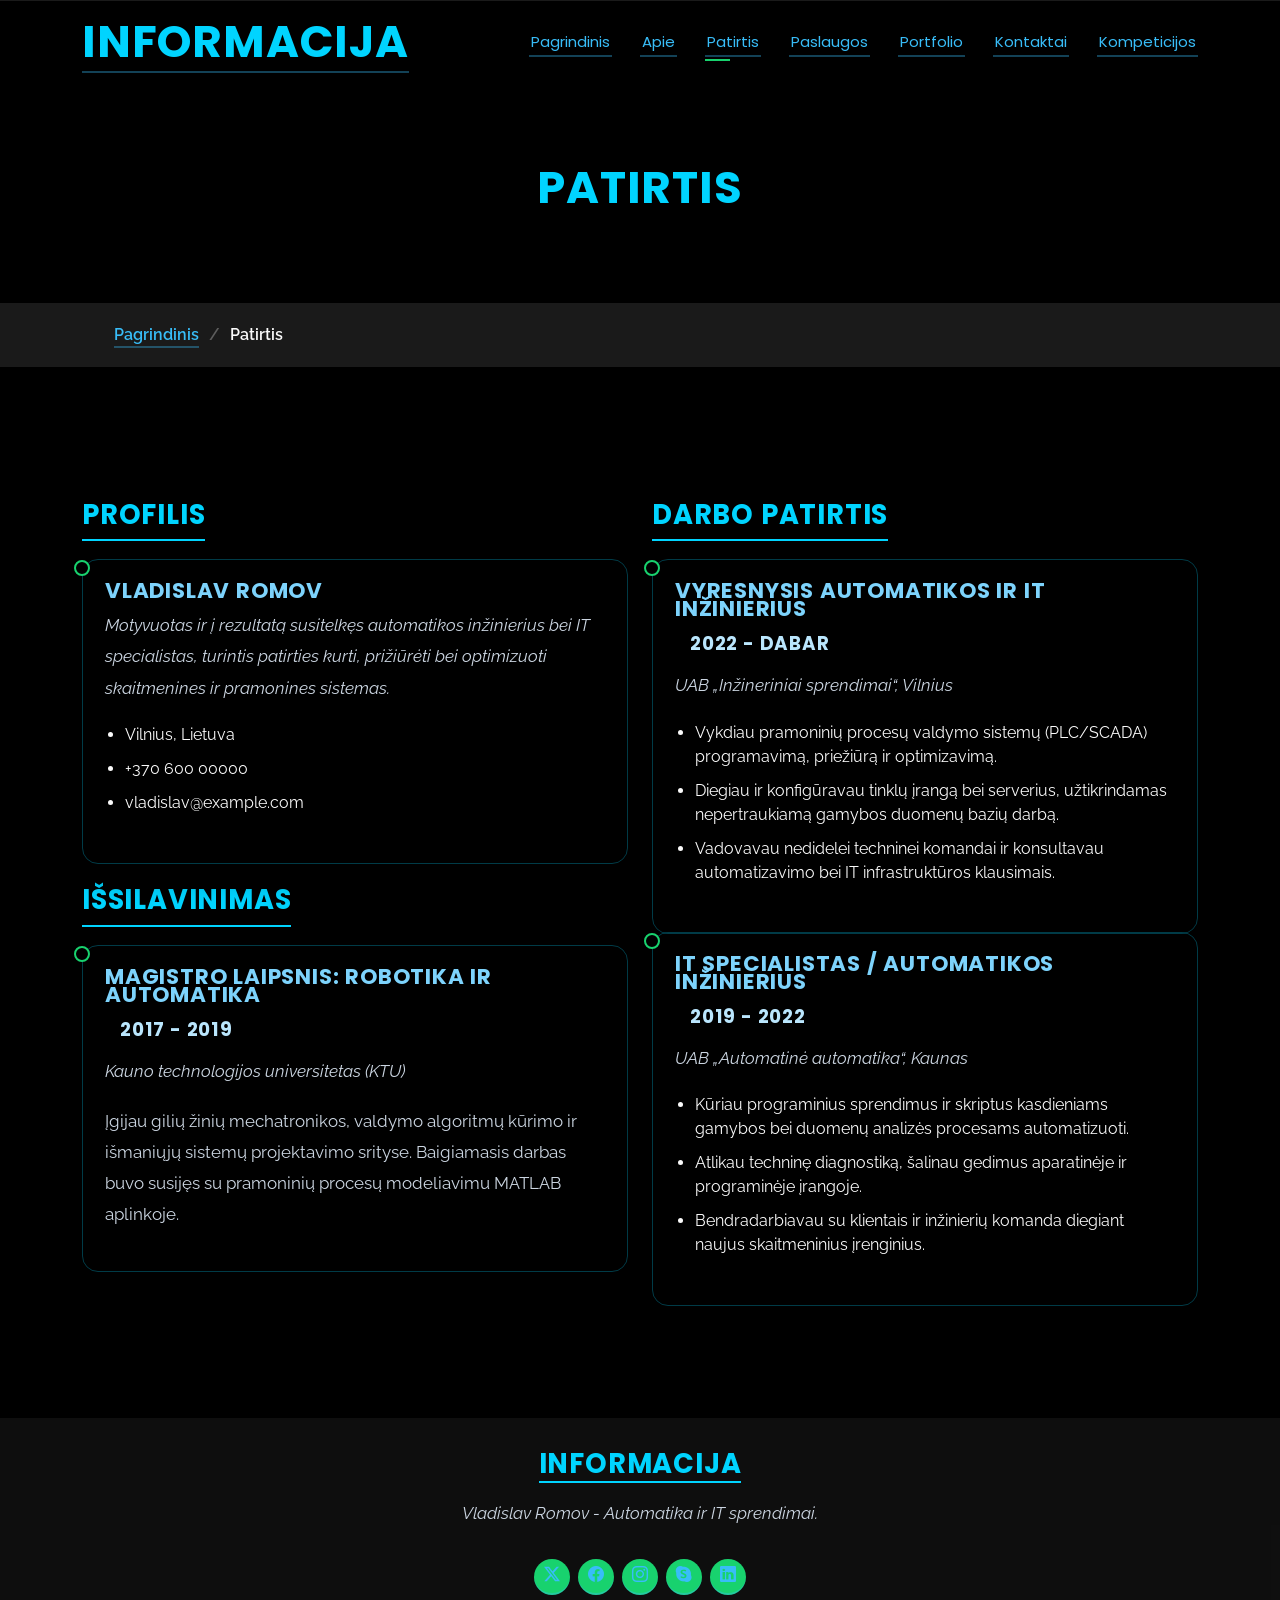
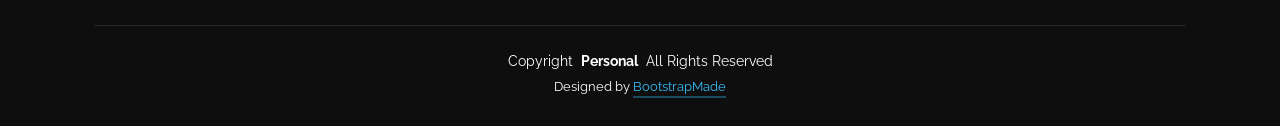
<file: resume.html>
<!DOCTYPE html>
<html lang="lt">

<head>
  <meta charset="utf-8">
  <meta content="width=device-width, initial-scale=1.0" name="viewport">
  <title>Mano CV - Patirtis</title>
  <meta name="description" content="Vladislav Romov CV - Patirtis ir išsilavinimas">
  <meta name="author" content="Vladislav Romov">

  <!-- Favicons -->
  <link href="assets/img/favicon.png" rel="icon">
  <link href="assets/img/apple-touch-icon.png" rel="apple-touch-icon">

  <!-- Fonts -->
  <link href="https://fonts.googleapis.com" rel="preconnect">
  <link href="https://fonts.gstatic.com" rel="preconnect" crossorigin>
  <link href="https://fonts.googleapis.com/css2?family=Roboto:ital,wght@0,100;0,300;0,400;0,500;0,700;0,900;1,100;1,300;1,400;1,500;1,700;1,900&family=Poppins:ital,wght@0,100;0,200;0,300;0,400;0,500;0,600;0,700;0,800;0,900;1,100;1,200;1,300;1,400;1,500;1,600;1,700;1,800;1,900&family=Raleway:ital,wght@0,100;0,200;0,300;0,400;0,500;0,600;0,700;0,800;0,900;1,100;1,200;1,300;1,400;1,500;1,600;1,700;1,800;1,900&display=swap" rel="stylesheet">

  <!-- Vendor CSS Files -->
  <link href="assets/vendor/bootstrap/css/bootstrap.min.css" rel="stylesheet">
  <link href="assets/vendor/bootstrap-icons/bootstrap-icons.css" rel="stylesheet">
  <link href="assets/vendor/aos/aos.css" rel="stylesheet">
  <link href="assets/vendor/swiper/swiper-bundle.min.css" rel="stylesheet">
  <link href="assets/vendor/glightbox/css/glightbox.min.css" rel="stylesheet">

  <!-- Main CSS File -->
  <link href="assets/css/main.css" rel="stylesheet">

  <!-- Custom CSS File -->
  <link href="assets/css/custom.css" rel="stylesheet">
</head>

<body class="resume-page">

  <header id="header" class="header d-flex align-items-center fixed-top">
    <div class="container-fluid container-xl position-relative d-flex align-items-center justify-content-between">

      <a href="index.html" class="logo d-flex align-items-center">
        <h1 class="sitename">Informacija</h1>
      </a>

      <nav id="navmenu" class="navmenu">
        <ul>
          <li><a href="index.html">Pagrindinis</a></li>
          <li><a href="about.html">Apie</a></li>
          <li><a href="resume.html" class="active">Patirtis</a></li>
          <li><a href="services.html">Paslaugos</a></li>
          <li><a href="portfolio.html">Portfolio</a></li>
          <li><a href="contact.html">Kontaktai</a></li>
          <li><a href="kanban.html">Kompeticijos</a></li>
        </ul>
        <i class="mobile-nav-toggle d-xl-none bi bi-list"></i>
      </nav>

    </div>
  </header>

  <main class="main">

    <!-- Page Title -->
    <div class="page-title" data-aos="fade">
      <div class="heading">
        <div class="container">
          <div class="row d-flex justify-content-center text-center">
            <div class="col-lg-8">
              <h1>Patirtis</h1>
            </div>
          </div>
        </div>
      </div>
      <nav class="breadcrumbs">
        <div class="container">
          <ol>
            <li><a href="index.html">Pagrindinis</a></li>
            <li class="current">Patirtis</li>
          </ol>
        </div>
      </nav>
    </div><!-- End Page Title -->

    <!-- Resume Section -->
    <section id="resume" class="resume section">

      <div class="container">

        <div class="row">

          <div class="col-lg-6" data-aos="fade-up" data-aos-delay="100">
            <h3 class="resume-title">Profilis</h3>

            <div class="resume-item pb-0">
              <h4>Vladislav Romov</h4>
              <p><em>Motyvuotas ir į rezultatą susitelkęs automatikos inžinierius bei IT specialistas, turintis patirties kurti, prižiūrėti bei optimizuoti skaitmenines ir pramonines sistemas.</em></p>
              <ul>
                <li>Vilnius, Lietuva</li>
                <li>+370 600 00000</li>
                <li>vladislav@example.com</li>
              </ul>
            </div><!-- End Resume Item -->

            <h3 class="resume-title">Išsilavinimas</h3>
            <div class="resume-item">
              <h4>Magistro laipsnis: Robotika ir automatika</h4>
              <h5>2017 - 2019</h5>
              <p><em>Kauno technologijos universitetas (KTU)</em></p>
              <p>Įgijau gilių žinių mechatronikos, valdymo algoritmų kūrimo ir išmaniųjų sistemų projektavimo srityse. Baigiamasis darbas buvo susijęs su pramoninių procesų modeliavimu MATLAB aplinkoje.</p>
            </div><!-- End Resume Item -->

          </div>

          <div class="col-lg-6" data-aos="fade-up" data-aos-delay="200">
            <h3 class="resume-title">Darbo patirtis</h3>

            <div class="resume-item">
              <h4>Vyresnysis automatikos ir IT inžinierius</h4>
              <h5>2022 - Dabar</h5>
              <p><em>UAB „Inžineriniai sprendimai“, Vilnius</em></p>
              <ul>
                <li>Vykdiau pramoninių procesų valdymo sistemų (PLC/SCADA) programavimą, priežiūrą ir optimizavimą.</li>
                <li>Diegiau ir konfigūravau tinklų įrangą bei serverius, užtikrindamas nepertraukiamą gamybos duomenų bazių darbą.</li>
                <li>Vadovavau nedidelei techninei komandai ir konsultavau automatizavimo bei IT infrastruktūros klausimais.</li>
              </ul>
            </div><!-- End Resume Item -->

            <div class="resume-item">
              <h4>IT specialistas / Automatikos inžinierius</h4>
              <h5>2019 - 2022</h5>
              <p><em>UAB „Automatinė automatika“, Kaunas</em></p>
              <ul>
                <li>Kūriau programinius sprendimus ir skriptus kasdieniams gamybos bei duomenų analizės procesams automatizuoti.</li>
                <li>Atlikau techninę diagnostiką, šalinau gedimus aparatinėje ir programinėje įrangoje.</li>
                <li>Bendradarbiavau su klientais ir inžinierių komanda diegiant naujus skaitmeninius įrenginius.</li>
              </ul>
            </div><!-- End Resume Item -->

          </div>

        </div>

      </div>

    </section><!-- /Resume Section -->

  </main>

  <footer id="footer" class="footer dark-background">
    <div class="container">
      <h3 class="sitename">Informacija</h3>
      <p>Vladislav Romov - Automatika ir IT sprendimai.</p>
      <div class="social-links d-flex justify-content-center">
        <a href=""><i class="bi bi-twitter-x"></i></a>
        <a href=""><i class="bi bi-facebook"></i></a>
        <a href=""><i class="bi bi-instagram"></i></a>
        <a href=""><i class="bi bi-skype"></i></a>
        <a href=""><i class="bi bi-linkedin"></i></a>
      </div>
      <div class="container">
        <div class="copyright">
          <span>Copyright</span> <strong class="px-1 sitename">Personal</strong> <span>All Rights Reserved</span>
        </div>
        <div class="credits">
          Designed by <a href="https://bootstrapmade.com/">BootstrapMade</a>
        </div>
      </div>
    </div>
  </footer>

  <!-- Scroll Top -->
  <a href="#" id="scroll-top" class="scroll-top d-flex align-items-center justify-content-center"><i class="bi bi-arrow-up-short"></i></a>

  <!-- Preloader -->
  <div id="preloader"></div>

  <!-- Vendor JS Files -->
  <script src="assets/vendor/bootstrap/js/bootstrap.bundle.min.js"></script>
  <script src="assets/vendor/php-email-form/validate.js"></script>
  <script src="assets/vendor/aos/aos.js"></script>
  <script src="assets/vendor/typed.js/typed.umd.js"></script>
  <script src="assets/vendor/purecounter/purecounter_vanilla.js"></script>
  <script src="assets/vendor/waypoints/noframework.waypoints.js"></script>
  <script src="assets/vendor/swiper/swiper-bundle.min.js"></script>
  <script src="assets/vendor/glightbox/js/glightbox.min.js"></script>
  <script src="assets/vendor/imagesloaded/imagesloaded.pkgd.min.js"></script>
  <script src="assets/vendor/isotope-layout/isotope.pkgd.min.js"></script>

  <!-- Main JS File -->
  <script src="assets/js/main.js"></script>

</body>

</html>
</file>
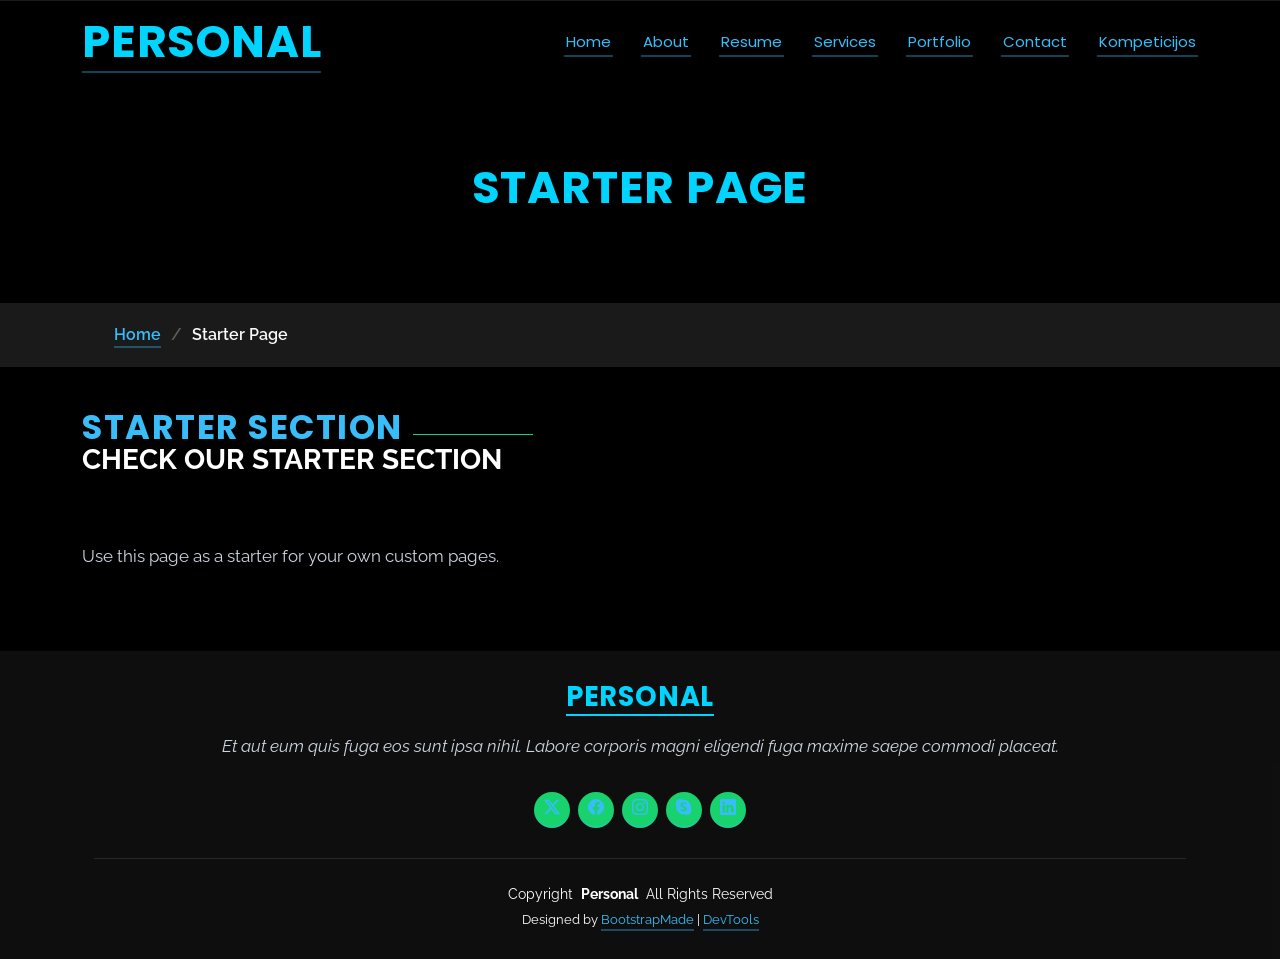
<file: starter-page.html>
<!DOCTYPE html>
<html lang="en">

<head>
  <meta charset="utf-8">
  <meta content="width=device-width, initial-scale=1.0" name="viewport">
  <title>Starter Page - Personal Bootstrap Template</title>
  <meta name="description" content="">
  <meta name="keywords" content="">

  <!-- Favicons -->
  <link href="assets/img/favicon.png" rel="icon">
  <link href="assets/img/apple-touch-icon.png" rel="apple-touch-icon">

  <!-- Fonts -->
  <link href="https://fonts.googleapis.com" rel="preconnect">
  <link href="https://fonts.gstatic.com" rel="preconnect" crossorigin>
  <link href="https://fonts.googleapis.com/css2?family=Roboto:ital,wght@0,100;0,300;0,400;0,500;0,700;0,900;1,100;1,300;1,400;1,500;1,700;1,900&family=Poppins:ital,wght@0,100;0,200;0,300;0,400;0,500;0,600;0,700;0,800;0,900;1,100;1,200;1,300;1,400;1,500;1,600;1,700;1,800;1,900&family=Raleway:ital,wght@0,100;0,200;0,300;0,400;0,500;0,600;0,700;0,800;0,900;1,100;1,200;1,300;1,400;1,500;1,600;1,700;1,800;1,900&display=swap" rel="stylesheet">

  <!-- Vendor CSS Files -->
  <link href="assets/vendor/bootstrap/css/bootstrap.min.css" rel="stylesheet">
  <link href="assets/vendor/bootstrap-icons/bootstrap-icons.css" rel="stylesheet">
  <link href="assets/vendor/aos/aos.css" rel="stylesheet">
  <link href="assets/vendor/swiper/swiper-bundle.min.css" rel="stylesheet">
  <link href="assets/vendor/glightbox/css/glightbox.min.css" rel="stylesheet">

  <!-- Main CSS File -->
  <link href="assets/css/main.css" rel="stylesheet">

  <!-- Custom CSS File -->
  <link href="assets/css/custom.css" rel="stylesheet">

  <!-- =======================================================
- Template Name: Personal
- Template URL: https://bootstrapmade.com/personal-free-resume-bootstrap-template/
- Updated: Mar 05 2025 with Bootstrap v5.3.3
- Author: BootstrapMade.com
- License: https://bootstrapmade.com/license/
  ======================================================== -->
</head>

<body class="starter-page-page">

  <header id="header" class="header d-flex align-items-center fixed-top">
    <div class="container-fluid container-xl position-relative d-flex align-items-center justify-content-between">

      <a href="index.html" class="logo d-flex align-items-center">
        <!-- Uncomment the line below if you also wish to use an image logo -->
        <!-- <img src="assets/img/logo.webp" alt=""> -->
        <h1 class="sitename">Personal</h1>
      </a>

      <nav id="navmenu" class="navmenu">
        <ul>
          <li><a href="index.html">Home</a></li>
          <li><a href="about.html">About</a></li>
          <li><a href="resume.html">Resume</a></li>
          <li><a href="services.html">Services</a></li>
          <li><a href="portfolio.html">Portfolio</a></li>
          <li><a href="contact.html">Contact</a></li>
          <li><a href="kanban.html">Kompeticijos</a></li>
        </ul>
        <i class="mobile-nav-toggle d-xl-none bi bi-list"></i>
      </nav>

    </div>
  </header>

  <main class="main">

    <!-- Page Title -->
    <div class="page-title" data-aos="fade">
      <div class="heading">
        <div class="container">
          <div class="row d-flex justify-content-center text-center">
            <div class="col-lg-8">
              <h1>Starter Page</h1>
            </div>
          </div>
        </div>
      </div>
      <nav class="breadcrumbs">
        <div class="container">
          <ol>
            <li><a href="index.html">Home</a></li>
            <li class="current">Starter Page</li>
          </ol>
        </div>
      </nav>
    </div><!-- End Page Title -->

    <!-- Starter Section Section -->
    <section id="starter-section" class="starter-section section">

      <!-- Section Title -->
      <div class="container section-title" data-aos="fade-up">
        <h2>Starter Section</h2>
        <div><span>Check Our</span> <span class="description-title">Starter Section</span></div>
      </div><!-- End Section Title -->

      <div class="container" data-aos="fade-up">
        <p>Use this page as a starter for your own custom pages.</p>
      </div>

    </section><!-- /Starter Section Section -->

  </main>

  <footer id="footer" class="footer dark-background">
    <div class="container">
      <h3 class="sitename">Personal</h3>
      <p>Et aut eum quis fuga eos sunt ipsa nihil. Labore corporis magni eligendi fuga maxime saepe commodi placeat.</p>
      <div class="social-links d-flex justify-content-center">
        <a href=""><i class="bi bi-twitter-x"></i></a>
        <a href=""><i class="bi bi-facebook"></i></a>
        <a href=""><i class="bi bi-instagram"></i></a>
        <a href=""><i class="bi bi-skype"></i></a>
        <a href=""><i class="bi bi-linkedin"></i></a>
      </div>
      <div class="container">
        <div class="copyright">
          <span>Copyright</span> <strong class="px-1 sitename">Personal</strong> <span>All Rights Reserved</span>
        </div>
        <div class="credits">
          <!-- All the links in the footer should remain intact. -->
          <!-- You can delete the links only if you've purchased the pro version. -->
          <!-- Licensing information: https://bootstrapmade.com/license/ -->
          <!-- Purchase the pro version with working PHP/AJAX contact form: [buy-url] -->
          Designed by <a href="https://bootstrapmade.com/">BootstrapMade</a> | <a href="https://bootstrapmade.com/tools/">DevTools</a>
        </div>
      </div>
    </div>
  </footer>

  <!-- Scroll Top -->
  <a href="#" id="scroll-top" class="scroll-top d-flex align-items-center justify-content-center"><i class="bi bi-arrow-up-short"></i></a>

  <!-- Preloader -->
  <div id="preloader"></div>

  <!-- Vendor JS Files -->
  <script src="assets/vendor/bootstrap/js/bootstrap.bundle.min.js"></script>
  <script src="assets/vendor/php-email-form/validate.js"></script>
  <script src="assets/vendor/aos/aos.js"></script>
  <script src="assets/vendor/typed.js/typed.umd.js"></script>
  <script src="assets/vendor/purecounter/purecounter_vanilla.js"></script>
  <script src="assets/vendor/waypoints/noframework.waypoints.js"></script>
  <script src="assets/vendor/swiper/swiper-bundle.min.js"></script>
  <script src="assets/vendor/glightbox/js/glightbox.min.js"></script>
  <script src="assets/vendor/imagesloaded/imagesloaded.pkgd.min.js"></script>
  <script src="assets/vendor/isotope-layout/isotope.pkgd.min.js"></script>

  <!-- Main JS File -->
  <script src="assets/js/main.js"></script>

</body>

</html>
</file>
<file: assets/css/custom.css>
body {
  font-family: 'Raleway', sans-serif !important;
  color: #e2e8f0 !important;
}

h1, h2, h3, h4, h5, h6 {
  font-family: 'Poppins', sans-serif !important;
  font-weight: 700 !important;
  letter-spacing: 0.8px;
  color: #00d4ff !important;
  text-transform: uppercase;
}

h1 {
  font-size: 2.8rem !important;
  text-shadow: 2px 2px 6px rgba(0, 0, 0, 0.55) !important;
}

h2 {
  font-size: 2.1rem !important;
  color: #38bdf8 !important;
}

h3 {
  font-size: 1.7rem !important;
  color: #00d4ff !important;
  border-bottom: 2px solid #00d4ff;
  padding-bottom: 8px;
  display: inline-block;
}

h4 {
  font-size: 1.35rem !important;
  color: #7dd3fc !important;
}

h5 {
  font-size: 1.15rem !important;
  color: #bae6fd !important;
}

h6 {
  font-size: 1rem !important;
  color: #94a3b8 !important;
}

p {
  font-family: 'Raleway', sans-serif !important;
  font-size: 1.08rem !important;
  line-height: 1.8 !important;
  color: #cbd5e1 !important;
  margin-bottom: 1.2rem;
}

button,
.btn,
input[type="submit"],
input[type="button"] {
  background-color: #00d4ff !important;
  color: #0b1120 !important;
  font-family: 'Poppins', sans-serif !important;
  font-weight: 700 !important;
  padding: 12px 26px !important;
  border: 2px solid #00d4ff !important;
  border-radius: 999px !important;
  letter-spacing: 0.4px;
  cursor: pointer;
  transition: all 0.25s ease;
}

button:hover,
.btn:hover,
input[type="submit"]:hover,
input[type="button"]:hover {
  background-color: transparent !important;
  color: #00d4ff !important;
  border-color: #00d4ff !important;
  transform: translateY(-2px);
  box-shadow: 0 8px 20px rgba(0, 212, 255, 0.3);
}

button:active,
.btn:active,
input[type="submit"]:active,
input[type="button"]:active {
  background-color: rgba(0, 212, 255, 0.18) !important;
  color: #7ee8ff !important;
  transform: translateY(1px) scale(0.97);
  box-shadow: 0 3px 8px rgba(0, 0, 0, 0.35);
}

a:not(.btn) {
  color: #38bdf8 !important;
  text-decoration: none;
  border-bottom: 2px solid rgba(56, 189, 248, 0.35);
  padding-bottom: 2px;
  transition: color 0.2s ease, border-color 0.2s ease;
}

a:not(.btn):hover {
  color: #bae6fd !important;
  border-bottom-color: #38bdf8;
}

a:not(.btn):active {
  color: #0284c7 !important;
  border-bottom-color: #0284c7;
}

#about.about,
.about.section,
#resume.resume,
.resume.section,
#portfolio.portfolio,
.portfolio.section {
  margin-top: 28px !important;
  margin-bottom: 28px !important;
  padding-top: 84px !important;
  padding-bottom: 84px !important;
}

#about .section-title,
#resume .section-title,
#portfolio .section-title {
  margin-bottom: 48px !important;
  padding-bottom: 14px !important;
}

#about .content,
#resume .resume-item,
#portfolio .portfolio-item,
#portfolio .portfolio-content,
.skills .progress {
  border: 1px solid rgba(0, 212, 255, 0.28) !important;
  border-radius: 16px !important;
  box-shadow: 0 12px 28px rgba(0, 0, 0, 0.38) !important;
  padding: 22px !important;
}

#about img,
#portfolio .portfolio-item img {
  border: 2px solid rgba(0, 212, 255, 0.35) !important;
  border-radius: 16px !important;
  box-shadow: 0 10px 24px rgba(0, 0, 0, 0.4) !important;
  padding: 6px !important;
}

#about .content:hover,
#resume .resume-item:hover,
#portfolio .portfolio-item:hover,
#portfolio .portfolio-content:hover {
  border-color: rgba(0, 212, 255, 0.75) !important;
  box-shadow: 0 14px 32px rgba(0, 212, 255, 0.16) !important;
  transition: all 0.25s ease;
}

#scroll-top {
  background-color: #00d4ff !important;
  border: 2px solid #7dd3fc !important;
  border-radius: 14px !important;
  box-shadow: 0 8px 22px rgba(0, 212, 255, 0.35) !important;
  width: 46px !important;
  height: 46px !important;
}

section#skills .progress-bar-wrap,
.skills .progress .progress-bar-wrap {
  background-color: rgba(15, 23, 42, 0.95) !important;
  height: 16px !important;
  border-radius: 999px !important;
  border: 1px solid #00d4ff !important;
  overflow: hidden !important;
}

section#skills .progress-bar,
.skills .progress .progress-bar {
  background: #00d4ff !important;
  background-color: #00d4ff !important;
  border-radius: 999px !important;
  box-shadow: 0 0 14px rgba(0, 212, 255, 0.65) !important;
}

.kanban-stats-bar {
  display: grid;
  grid-template-columns: repeat(3, minmax(0, 1fr));
  gap: 16px;
  background: rgba(15, 23, 42, 0.75);
  border: 1px solid rgba(56, 189, 248, 0.35);
  border-radius: 14px;
  padding: 18px 20px;
  box-shadow: 0 10px 25px rgba(0, 212, 255, 0.08);
}

.kanban-stat-box {
  background: rgba(2, 6, 23, 0.65);
  border: 1px solid rgba(0, 212, 255, 0.2);
  border-radius: 10px;
  padding: 14px 16px;
  display: flex;
  flex-direction: column;
  gap: 6px;
  transition: transform 0.25s ease, border-color 0.25s ease, box-shadow 0.25s ease;
}

.kanban-stat-box:hover {
  transform: translateY(-3px);
  border-color: #00d4ff;
  box-shadow: 0 8px 20px rgba(0, 212, 255, 0.16);
}

.kanban-stat-box .stat-label {
  font-size: 0.85rem;
  color: #94a3b8;
  letter-spacing: 0.02em;
}

.kanban-stat-box .stat-value {
  font-size: 1.25rem;
  font-weight: 700;
  color: #38bdf8;
}

.kanban-page .xp-progress-panel {
  display: flex;
  flex-direction: column;
  gap: 10px;
  background: rgba(15, 23, 42, 0.75);
  border: 1px solid rgba(56, 189, 248, 0.35);
  border-radius: 14px;
  padding: 18px 20px;
  box-shadow: 0 10px 25px rgba(0, 212, 255, 0.08);
}

.kanban-page .xp-progress-header,
.kanban-page .xp-progress-footer {
  display: flex;
  flex-wrap: wrap;
  justify-content: space-between;
  align-items: center;
  gap: 8px;
}

.kanban-page .xp-progress-title {
  font-family: 'Poppins', sans-serif;
  font-weight: 600;
  font-size: 0.95rem;
  color: #e2e8f0;
}

.kanban-page .xp-progress-meta {
  font-size: 0.92rem;
  color: #7dd3fc;
}

.kanban-page .xp-progress-track {
  width: 100%;
  height: 16px;
  background-color: rgba(2, 6, 23, 0.9);
  border: 1px solid rgba(0, 212, 255, 0.35);
  border-radius: 999px;
  overflow: hidden;
}

.kanban-page .xp-progress-fill {
  height: 100%;
  border-radius: 999px;
  background: linear-gradient(90deg, #0284c7, #00d4ff);
  box-shadow: 0 0 14px rgba(0, 212, 255, 0.55);
  transition: width 0.45s ease;
}

.kanban-page .xp-progress-footer {
  font-size: 0.85rem;
  color: #94a3b8;
}

.kanban-page .skills-progress-stats {
  display: grid;
  grid-template-columns: repeat(3, minmax(0, 1fr));
  gap: 16px;
}

.kanban-page .skill-stat-card {
  display: flex;
  flex-direction: column;
  align-items: center;
  justify-content: center;
  text-align: center;
  background: rgba(2, 6, 23, 0.65);
  border: 1px solid rgba(0, 212, 255, 0.25);
  border-bottom: 3px solid #00d4ff;
  border-radius: 12px;
  padding: 18px 16px;
  box-shadow: 0 8px 20px rgba(0, 0, 0, 0.25);
  transition: transform 0.25s ease, border-color 0.25s ease, box-shadow 0.25s ease;
}

.kanban-page .skill-stat-card:hover {
  transform: translateY(-3px);
  border-color: #00d4ff;
  box-shadow: 0 10px 24px rgba(0, 212, 255, 0.16);
}

.kanban-page .skill-stat-number {
  font-family: 'Poppins', sans-serif;
  font-size: 1.85rem;
  font-weight: 700;
  line-height: 1.15;
  color: #00d4ff;
}

.kanban-page .skill-stat-caption {
  margin-top: 6px;
  font-size: 0.88rem;
  color: #cbd5e1;
}

.kanban-page .kanban-column {
  display: flex;
  flex-direction: column;
  gap: 14px;
  height: 100%;
  background: rgba(15, 23, 42, 0.75);
  border: 1px solid rgba(56, 189, 248, 0.25);
  border-radius: 14px;
  padding: 18px;
}

.kanban-page .kanban-column-header {
  display: flex;
  justify-content: space-between;
  align-items: center;
  padding-bottom: 10px;
  border-bottom: 1px solid rgba(56, 189, 248, 0.2);
}

.kanban-page .kanban-column-header h3 {
  margin: 0;
  padding-bottom: 0;
  border-bottom: none;
  font-size: 1.15rem !important;
  text-transform: none;
}

.kanban-page .kanban-count {
  display: inline-flex;
  align-items: center;
  justify-content: center;
  min-width: 28px;
  height: 28px;
  padding: 0 8px;
  border-radius: 999px;
  font-size: 0.85rem;
  font-weight: 700;
  background: rgba(0, 212, 255, 0.15);
  color: #7dd3fc;
  border: 1px solid rgba(0, 212, 255, 0.35);
}

.kanban-page .skill-card {
  display: flex;
  flex-direction: column;
  gap: 6px;
  background: rgba(2, 6, 23, 0.7);
  border: 1px solid rgba(56, 189, 248, 0.2);
  border-radius: 10px;
  padding: 14px 16px;
  transition: border-color 0.2s ease, transform 0.2s ease;
}

.kanban-page .skill-card:hover {
  border-color: rgba(0, 212, 255, 0.65);
  transform: translateY(-2px);
}

.kanban-page .skill-card-top {
  display: flex;
  justify-content: space-between;
  align-items: center;
  gap: 10px;
}

.kanban-page .skill-title {
  margin: 0;
  font-size: 1rem !important;
  text-transform: none;
}

.kanban-page .skill-xp {
  white-space: nowrap;
  font-size: 0.82rem;
  font-weight: 700;
  padding: 3px 10px;
  border-radius: 999px;
  background: rgba(0, 212, 255, 0.14);
  color: #00d4ff;
  border: 1px solid rgba(0, 212, 255, 0.35);
}

.kanban-page .skill-status {
  margin: 0 !important;
  font-size: 0.88rem !important;
  line-height: 1.4 !important;
  color: #94a3b8 !important;
}

.kanban-page .kanban-planned {
  border-top: 3px solid #94a3b8;
}

.kanban-page .kanban-learning {
  border-top: 3px solid #f59e0b;
}

.kanban-page .kanban-done {
  border-top: 3px solid #10b981;
}

@media (max-width: 768px) {
  .kanban-stats-bar,
  .kanban-page .skills-progress-stats {
    grid-template-columns: 1fr;
  }
}

#services.services.services-animated-bg {
  position: relative;
  overflow: hidden;
  background: linear-gradient(-45deg, #020617, #0c2d48, #0e4a6e, #0f172a, #0369a1);
  background-size: 400% 400%;
  animation: servicesGradientShift 14s ease infinite;
}

@keyframes servicesGradientShift {
  0% {
    background-position: 0% 50%;
  }
  50% {
    background-position: 100% 50%;
  }
  100% {
    background-position: 0% 50%;
  }
}

.services-page #services .bg-dark {
  background-color: rgba(15, 23, 42, 0.78) !important;
  backdrop-filter: blur(6px);
  border-color: rgba(0, 212, 255, 0.3) !important;
}

.services-page #services .table-dark {
  --bs-table-bg: rgba(15, 23, 42, 0.82);
  --bs-table-striped-bg: rgba(2, 6, 23, 0.72);
  --bs-table-border-color: rgba(56, 189, 248, 0.28);
}

#about.about {
  position: relative;
  overflow: hidden;
}

#about.about > .container {
  position: relative;
  z-index: 1;
}

.about-css-shapes {
  position: absolute;
  inset: 0;
  pointer-events: none;
  z-index: 0;
  overflow: hidden;
}

.about-css-shapes .css-shape {
  position: absolute;
  display: block;
  will-change: transform;
}

.about-css-shapes .shape-circle {
  top: 12%;
  right: 7%;
  width: 84px;
  height: 84px;
  border-radius: 50%;
  border: 2px solid rgba(0, 212, 255, 0.55);
  background: radial-gradient(circle, rgba(0, 212, 255, 0.22), rgba(0, 212, 255, 0.03));
  box-shadow: 0 0 22px rgba(0, 212, 255, 0.2);
  animation: aboutShapeScale 5.5s ease-in-out infinite;
}

.about-css-shapes .shape-triangle {
  bottom: 14%;
  left: 5%;
  width: 0;
  height: 0;
  border-left: 34px solid transparent;
  border-right: 34px solid transparent;
  border-bottom: 58px solid rgba(56, 189, 248, 0.35);
  filter: drop-shadow(0 0 12px rgba(0, 212, 255, 0.25));
  animation: aboutShapeFloat 8s ease-in-out infinite;
}

.about-css-shapes .shape-square {
  top: 56%;
  right: 4%;
  width: 56px;
  height: 56px;
  border-radius: 10px;
  border: 2px solid rgba(125, 211, 252, 0.5);
  background: rgba(0, 212, 255, 0.08);
  box-shadow: 0 0 18px rgba(0, 212, 255, 0.16);
  animation: aboutShapeRotate 14s linear infinite;
}

@keyframes aboutShapeScale {
  0%, 100% {
    transform: scale(0.85);
    opacity: 0.65;
  }
  50% {
    transform: scale(1.25);
    opacity: 1;
  }
}

@keyframes aboutShapeFloat {
  0%, 100% {
    transform: translate(0px, 0px) rotate(0deg);
  }
  33% {
    transform: translate(18px, -16px) rotate(8deg);
  }
  66% {
    transform: translate(-10px, -24px) rotate(-6deg);
  }
}

@keyframes aboutShapeRotate {
  0% {
    transform: rotate(0deg);
  }
  100% {
    transform: rotate(360deg);
  }
}

@media (max-width: 768px) {
  .about-css-shapes .shape-circle {
    width: 58px;
    height: 58px;
    top: 8%;
    right: 4%;
  }

  .about-css-shapes .shape-triangle {
    border-left-width: 24px;
    border-right-width: 24px;
    border-bottom-width: 42px;
    bottom: 8%;
    left: 4%;
  }

  .about-css-shapes .shape-square {
    width: 40px;
    height: 40px;
    top: auto;
    bottom: 10%;
    right: 5%;
  }
}

/* ==========================================================================
   11 laboratorinis darbas: Kontaktų forma, validacija, mygtukai ir rezultatai
   ========================================================================== */

.contact-page .lab11-form-wrapper {
  background: rgba(15, 23, 42, 0.82);
  border: 1px solid rgba(56, 189, 248, 0.35);
  border-radius: 16px;
  padding: 28px;
  box-shadow: 0 14px 32px rgba(0, 0, 0, 0.35);
}

.contact-page .lab11-label {
  font-family: 'Poppins', sans-serif;
  font-size: 0.9rem;
  font-weight: 600;
  color: #e2e8f0;
  margin-bottom: 6px;
}

.contact-page .required-star {
  color: #f87171;
}

.contact-page .lab11-input {
  background-color: rgba(2, 6, 23, 0.75) !important;
  color: #f1f5f9 !important;
  border: 1px solid rgba(56, 189, 248, 0.3) !important;
  border-radius: 10px !important;
  padding: 11px 14px !important;
  font-family: 'Raleway', sans-serif;
  transition: border-color 0.2s ease, box-shadow 0.2s ease;
}

.contact-page .lab11-input::placeholder {
  color: #64748b;
}

.contact-page .lab11-input:focus {
  border-color: #00d4ff !important;
  box-shadow: 0 0 0 3px rgba(0, 212, 255, 0.18) !important;
  outline: none;
}

.contact-page .lab11-input.is-invalid-field {
  border-color: #ef4444 !important;
  box-shadow: 0 0 0 3px rgba(239, 68, 68, 0.2) !important;
}

.contact-page .lab11-input.is-valid-field {
  border-color: #10b981 !important;
}

.contact-page .lab11-error {
  min-height: 20px;
  margin-top: 5px;
  font-size: 0.84rem;
  color: #f87171;
}

.contact-page .lab11-ratings-box {
  background: rgba(2, 6, 23, 0.55);
  border: 1px solid rgba(0, 212, 255, 0.2);
  border-radius: 12px;
  padding: 18px;
}

.contact-page .lab11-ratings-title {
  font-size: 1.05rem !important;
  text-transform: none !important;
  border-bottom: none !important;
  padding-bottom: 0 !important;
  margin-bottom: 14px;
  display: block !important;
}

.contact-page .lab11-actions {
  display: flex;
  flex-wrap: wrap;
  gap: 14px;
  align-items: center;
  margin-top: 6px;
}

.contact-page #lab11-submit-btn:disabled {
  opacity: 0.45 !important;
  cursor: not-allowed !important;
  transform: none !important;
  box-shadow: none !important;
}

.contact-page #lab11-clear-btn {
  background-color: transparent !important;
  color: #7dd3fc !important;
  border: 2px solid rgba(125, 211, 252, 0.55) !important;
}

.contact-page #lab11-clear-btn:hover {
  background-color: rgba(125, 211, 252, 0.12) !important;
  color: #e0f2fe !important;
  border-color: #00d4ff !important;
}

.contact-page .lab11-result {
  margin-top: 24px;
}

.contact-page .lab11-result-card {
  background: rgba(2, 6, 23, 0.82);
  border: 1px solid rgba(0, 212, 255, 0.4);
  border-left: 4px solid #00d4ff;
  border-radius: 12px;
  padding: 18px 20px;
}

.contact-page .lab11-result-details {
  font-style: italic;
  color: #e2e8f0;
  line-height: 1.75;
}

.contact-page .lab11-average-line {
  margin-top: 12px;
  padding-top: 10px;
  border-top: 1px solid rgba(56, 189, 248, 0.25);
  font-style: italic;
  font-weight: 600;
  color: #38bdf8;
}

.contact-page .lab11-submit-warning {
  color: #f87171 !important;
  margin-bottom: 0 !important;
}

@media (max-width: 575.98px) {
  .contact-page .lab11-form-wrapper {
    padding: 18px;
  }

  .contact-page .lab11-actions {
    flex-direction: column;
    align-items: stretch;
  }
}

@media (prefers-reduced-motion: reduce) {
  #services.services.services-animated-bg {
    animation: none;
    background-size: 100% 100%;
  }

  .about-css-shapes .css-shape {
    animation: none;
  }
}
</file>
<file: assets/css/main.css>
/**
* Template Name: Personal
* Template URL: https://bootstrapmade.com/personal-free-resume-bootstrap-template/
* Updated: Mar 05 2025 with Bootstrap v5.3.3
* Author: BootstrapMade.com
* License: https://bootstrapmade.com/license/
*/

/*--------------------------------------------------------------
# Font & Color Variables
# Help: https://bootstrapmade.com/color-system/
--------------------------------------------------------------*/
/* Fonts */
:root {
  --default-font: "Roboto",  system-ui, -apple-system, "Segoe UI", Roboto, "Helvetica Neue", Arial, "Noto Sans", "Liberation Sans", sans-serif, "Apple Color Emoji", "Segoe UI Emoji", "Segoe UI Symbol", "Noto Color Emoji";
  --heading-font: "Raleway",  sans-serif;
  --nav-font: "Poppins",  sans-serif;
}

/* Global Colors - The following color variables are used throughout the website. Updating them here will change the color scheme of the entire website */
:root { 
  --background-color: #000000; /* Background color for the entire website, including individual sections */
  --default-color: #fafafa; /* Default color used for the majority of the text content across the entire website */
  --heading-color: #ffffff; /* Color for headings, subheadings and title throughout the website */
  --accent-color: #18d26e; /* Accent color that represents your brand on the website. It's used for buttons, links, and other elements that need to stand out */
  --surface-color: #1a1a1a; /* The surface color is used as a background of boxed elements within sections, such as cards, icon boxes, or other elements that require a visual separation from the global background. */
  --contrast-color: #000000; /* Contrast color for text, ensuring readability against backgrounds of accent, heading, or default colors. */
}

/* Nav Menu Colors - The following color variables are used specifically for the navigation menu. They are separate from the global colors to allow for more customization options */
:root {
  --nav-color: #fafafa;  /* The default color of the main navmenu links */
  --nav-hover-color: #18d26e; /* Applied to main navmenu links when they are hovered over or active */
  --nav-mobile-background-color: #1a1a1a; /* Used as the background color for mobile navigation menu */
  --nav-dropdown-background-color: #1a1a1a; /* Used as the background color for dropdown items that appear when hovering over primary navigation items */
  --nav-dropdown-color: #fafafa; /* Used for navigation links of the dropdown items in the navigation menu. */
  --nav-dropdown-hover-color: #18d26e; /* Similar to --nav-hover-color, this color is applied to dropdown navigation links when they are hovered over. */
}

/* Color Presets - These classes override global colors when applied to any section or element, providing reuse of the sam color scheme. */

.light-background {
  --background-color: #1a1a1a;
  --surface-color: #343434;
}

.dark-background {
  --background-color: rgba(15, 15, 15, 0.975);
  --default-color: #ffffff;
  --heading-color: #ffffff;
  --surface-color: #292929f9;
  --contrast-color: #000000;
}

/* Smooth scroll */
:root {
  scroll-behavior: smooth;
}

/*--------------------------------------------------------------
# General Styling & Shared Classes
--------------------------------------------------------------*/
body {
  color: var(--default-color);
  background-color: var(--background-color);
  font-family: var(--default-font);
}

a {
  color: var(--accent-color);
  text-decoration: none;
  transition: 0.3s;
}

a:hover {
  color: color-mix(in srgb, var(--accent-color), transparent 25%);
  text-decoration: none;
}

h1,
h2,
h3,
h4,
h5,
h6 {
  color: var(--heading-color);
  font-family: var(--heading-font);
}

/* PHP Email Form Messages
------------------------------*/
.php-email-form .error-message {
  display: none;
  background: #df1529;
  color: #ffffff;
  text-align: left;
  padding: 15px;
  margin-bottom: 24px;
  font-weight: 600;
}

.php-email-form .sent-message {
  display: none;
  color: #ffffff;
  background: #059652;
  text-align: center;
  padding: 15px;
  margin-bottom: 24px;
  font-weight: 600;
}

.php-email-form .loading {
  display: none;
  background: var(--surface-color);
  text-align: center;
  padding: 15px;
  margin-bottom: 24px;
}

.php-email-form .loading:before {
  content: "";
  display: inline-block;
  border-radius: 50%;
  width: 24px;
  height: 24px;
  margin: 0 10px -6px 0;
  border: 3px solid var(--accent-color);
  border-top-color: var(--surface-color);
  animation: php-email-form-loading 1s linear infinite;
}

@keyframes php-email-form-loading {
  0% {
    transform: rotate(0deg);
  }

  100% {
    transform: rotate(360deg);
  }
}

/*--------------------------------------------------------------
# Global Header
--------------------------------------------------------------*/
.header {
  --background-color: rgba(0, 0, 0, 0);
  color: var(--default-color);
  background-color: var(--background-color);
  padding: 15px 0;
  transition: all 0.5s;
  z-index: 997;
}

.header .logo {
  line-height: 1;
}

.header .logo img {
  max-height: 32px;
  margin-right: 8px;
}

.header .logo h1 {
  font-size: 30px;
  margin: 0;
  font-weight: 700;
  color: var(--heading-color);
}

.scrolled .header {
  box-shadow: 0px 0 18px rgba(0, 0, 0, 0.1);
}

/* Global Header on Scroll
------------------------------*/
.scrolled .header {
  --background-color: rgba(0, 0, 0, 0.8);
}

/*--------------------------------------------------------------
# Navigation Menu
--------------------------------------------------------------*/
/* Desktop Navigation */
@media (min-width: 1200px) {
  .navmenu {
    padding: 0;
  }

  .navmenu ul {
    margin: 0;
    padding: 0;
    display: flex;
    list-style: none;
    align-items: center;
  }

  .navmenu li {
    position: relative;
  }

  .navmenu>ul>li {
    white-space: nowrap;
    padding: 15px 14px;
  }

  .navmenu>ul>li:last-child {
    padding-right: 0;
  }

  .navmenu a,
  .navmenu a:focus {
    color: var(--nav-color);
    font-size: 15px;
    padding: 0 2px;
    font-family: var(--nav-font);
    font-weight: 400;
    display: flex;
    align-items: center;
    justify-content: space-between;
    white-space: nowrap;
    transition: 0.3s;
    position: relative;
  }

  .navmenu a i,
  .navmenu a:focus i {
    font-size: 12px;
    line-height: 0;
    margin-left: 5px;
    transition: 0.3s;
  }

  .navmenu>ul>li>a:before {
    content: "";
    position: absolute;
    height: 2px;
    bottom: -6px;
    left: 0;
    background-color: var(--nav-hover-color);
    visibility: hidden;
    width: 0px;
    transition: all 0.3s ease-in-out 0s;
  }

  .navmenu a:hover:before,
  .navmenu li:hover>a:before,
  .navmenu .active:before {
    visibility: visible;
    width: 25px;
  }

  .navmenu li:hover>a,
  .navmenu .active,
  .navmenu .active:focus {
    color: var(--nav-hover-color);
  }

  .navmenu .dropdown ul {
    margin: 0;
    padding: 10px 0;
    background: var(--nav-dropdown-background-color);
    display: block;
    position: absolute;
    visibility: hidden;
    left: 14px;
    top: 130%;
    opacity: 0;
    transition: 0.3s;
    border-radius: 4px;
    z-index: 99;
    box-shadow: 0px 0px 30px rgba(0, 0, 0, 0.1);
  }

  .navmenu .dropdown ul li {
    min-width: 200px;
  }

  .navmenu .dropdown ul a {
    padding: 10px 20px;
    font-size: 15px;
    text-transform: none;
    color: var(--nav-dropdown-color);
  }

  .navmenu .dropdown ul a i {
    font-size: 12px;
  }

  .navmenu .dropdown ul a:hover,
  .navmenu .dropdown ul .active:hover,
  .navmenu .dropdown ul li:hover>a {
    color: var(--nav-dropdown-hover-color);
  }

  .navmenu .dropdown:hover>ul {
    opacity: 1;
    top: 100%;
    visibility: visible;
  }

  .navmenu .dropdown .dropdown ul {
    top: 0;
    left: -90%;
    visibility: hidden;
  }

  .navmenu .dropdown .dropdown:hover>ul {
    opacity: 1;
    top: 0;
    left: -100%;
    visibility: visible;
  }
}

/* Mobile Navigation */
@media (max-width: 1199px) {
  .mobile-nav-toggle {
    color: var(--nav-color);
    font-size: 28px;
    line-height: 0;
    margin-right: 10px;
    cursor: pointer;
    transition: color 0.3s;
  }

  .navmenu {
    padding: 0;
    z-index: 9997;
  }

  .navmenu ul {
    display: none;
    list-style: none;
    position: absolute;
    inset: 60px 20px 20px 20px;
    padding: 10px 0;
    margin: 0;
    border-radius: 6px;
    background-color: var(--nav-mobile-background-color);
    border: 1px solid color-mix(in srgb, var(--default-color), transparent 90%);
    box-shadow: none;
    overflow-y: auto;
    transition: 0.3s;
    z-index: 9998;
  }

  .navmenu a,
  .navmenu a:focus {
    color: var(--nav-dropdown-color);
    padding: 10px 20px;
    font-family: var(--nav-font);
    font-size: 17px;
    font-weight: 500;
    display: flex;
    align-items: center;
    justify-content: space-between;
    white-space: nowrap;
    transition: 0.3s;
  }

  .navmenu a i,
  .navmenu a:focus i {
    font-size: 12px;
    line-height: 0;
    margin-left: 5px;
    width: 30px;
    height: 30px;
    display: flex;
    align-items: center;
    justify-content: center;
    border-radius: 50%;
    transition: 0.3s;
    background-color: color-mix(in srgb, var(--accent-color), transparent 90%);
  }

  .navmenu a i:hover,
  .navmenu a:focus i:hover {
    background-color: var(--accent-color);
    color: var(--contrast-color);
  }

  .navmenu a:hover,
  .navmenu .active,
  .navmenu .active:focus {
    color: var(--nav-dropdown-hover-color);
  }

  .navmenu .active i,
  .navmenu .active:focus i {
    background-color: var(--accent-color);
    color: var(--contrast-color);
    transform: rotate(180deg);
  }

  .navmenu .dropdown ul {
    position: static;
    display: none;
    z-index: 99;
    padding: 10px 0;
    margin: 10px 20px;
    background-color: var(--nav-dropdown-background-color);
    transition: all 0.5s ease-in-out;
  }

  .navmenu .dropdown ul ul {
    background-color: rgba(33, 37, 41, 0.1);
  }

  .navmenu .dropdown>.dropdown-active {
    display: block;
    background-color: rgba(33, 37, 41, 0.03);
  }

  .mobile-nav-active {
    overflow: hidden;
  }

  .mobile-nav-active .mobile-nav-toggle {
    color: #fff;
    position: absolute;
    font-size: 32px;
    top: 15px;
    right: 15px;
    margin-right: 0;
    z-index: 9999;
  }

  .mobile-nav-active .navmenu {
    position: fixed;
    overflow: hidden;
    inset: 0;
    background: rgba(33, 37, 41, 0.8);
    transition: 0.3s;
  }

  .mobile-nav-active .navmenu>ul {
    display: block;
  }
}

/*--------------------------------------------------------------
# Global Footer
--------------------------------------------------------------*/
.footer {
  color: var(--default-color);
  background-color: var(--background-color);
  font-size: 14px;
  text-align: center;
  padding: 30px 0;
  position: relative;
}

.footer h3 {
  font-size: 36px;
  font-weight: 700;
  position: relative;
  padding: 0;
  margin: 0 0 15px 0;
}

.footer p {
  font-size: 15;
  font-style: italic;
  padding: 0;
  margin: 0 0 30px 0;
}

.footer .social-links {
  margin: 0 0 30px 0;
}

.footer .social-links a {
  font-size: 16px;
  display: flex;
  align-items: center;
  justify-content: center;
  background: var(--accent-color);
  color: var(--contrast-color);
  line-height: 1;
  margin: 0 4px;
  border-radius: 50%;
  text-align: center;
  width: 36px;
  height: 36px;
  transition: 0.3s;
}

.footer .social-links a:hover {
  background: color-mix(in srgb, var(--accent-color), transparent 20%);
  text-decoration: none;
}

.footer .copyright {
  padding-top: 25px;
  border-top: 1px solid color-mix(in srgb, var(--default-color), transparent 90%);
}

.footer .credits {
  font-size: 13px;
  padding-top: 5px;
}

/*--------------------------------------------------------------
# Preloader
--------------------------------------------------------------*/
#preloader {
  position: fixed;
  inset: 0;
  z-index: 999999;
  overflow: hidden;
  background: var(--background-color);
  transition: all 0.6s ease-out;
}

#preloader:before {
  content: "";
  position: fixed;
  top: calc(50% - 30px);
  left: calc(50% - 30px);
  border: 6px solid #ffffff;
  border-color: var(--accent-color) transparent var(--accent-color) transparent;
  border-radius: 50%;
  width: 60px;
  height: 60px;
  animation: animate-preloader 1.5s linear infinite;
}

@keyframes animate-preloader {
  0% {
    transform: rotate(0deg);
  }

  100% {
    transform: rotate(360deg);
  }
}

/*--------------------------------------------------------------
# Scroll Top Button
--------------------------------------------------------------*/
.scroll-top {
  position: fixed;
  visibility: hidden;
  opacity: 0;
  right: 15px;
  bottom: -15px;
  z-index: 99999;
  background-color: var(--accent-color);
  width: 44px;
  height: 44px;
  border-radius: 50px;
  transition: all 0.4s;
}

.scroll-top i {
  font-size: 24px;
  color: var(--contrast-color);
  line-height: 0;
}

.scroll-top:hover {
  background-color: color-mix(in srgb, var(--accent-color), transparent 20%);
  color: var(--contrast-color);
}

.scroll-top.active {
  visibility: visible;
  opacity: 1;
  bottom: 15px;
}

/*--------------------------------------------------------------
# Disable aos animation delay on mobile devices
--------------------------------------------------------------*/
@media screen and (max-width: 768px) {
  [data-aos-delay] {
    transition-delay: 0 !important;
  }
}

/*--------------------------------------------------------------
# Global Page Titles & Breadcrumbs
--------------------------------------------------------------*/
.page-title {
  color: var(--default-color);
  background-color: var(--background-color);
  position: relative;
}

.page-title .heading {
  padding: 160px 0 80px 0;
  border-top: 1px solid color-mix(in srgb, var(--default-color), transparent 90%);
}

.page-title .heading h1 {
  font-size: 38px;
  font-weight: 700;
}

.page-title nav {
  background-color: color-mix(in srgb, var(--default-color), transparent 90%);
  padding: 20px 0;
}

.page-title nav ol {
  display: flex;
  flex-wrap: wrap;
  list-style: none;
  margin: 0;
  font-size: 16px;
  font-weight: 600;
}

.page-title nav ol li+li {
  padding-left: 10px;
}

.page-title nav ol li+li::before {
  content: "/";
  display: inline-block;
  padding-right: 10px;
  color: color-mix(in srgb, var(--default-color), transparent 70%);
}

/*--------------------------------------------------------------
# Global Sections
--------------------------------------------------------------*/
section,
.section {
  color: var(--default-color);
  background-color: var(--background-color);
  padding: 60px 0;
  scroll-margin-top: 100px;
  overflow: clip;
}

@media (max-width: 1199px) {

  section,
  .section {
    scroll-margin-top: 66px;
  }
}

/*--------------------------------------------------------------
# Global Section Titles
--------------------------------------------------------------*/
.section-title {
  padding-bottom: 60px;
  position: relative;
}

.section-title h2 {
  font-size: 14px;
  font-weight: 500;
  padding: 0;
  line-height: 1px;
  margin: 0;
  letter-spacing: 1.5px;
  text-transform: uppercase;
  color: color-mix(in srgb, var(--default-color), transparent 50%);
  position: relative;
}

.section-title h2::after {
  content: "";
  width: 120px;
  height: 1px;
  display: inline-block;
  background: var(--accent-color);
  margin: 4px 10px;
}

.section-title div {
  color: var(--heading-color);
  margin: 0;
  margin: 0;
  font-size: 28px;
  font-weight: 700;
  text-transform: uppercase;
  font-family: var(--heading-font);
}

/*--------------------------------------------------------------
# Hero Section
--------------------------------------------------------------*/
.hero {
  width: 100%;
  min-height: 100vh;
  position: relative;
  padding: 80px 0;
  display: flex;
  align-items: center;
  justify-content: center;
}

.hero img {
  position: absolute;
  inset: 0;
  display: block;
  width: 100%;
  height: 100%;
  object-fit: cover;
  z-index: 1;
}

.hero .container {
  position: relative;
  z-index: 3;
}

.hero h2 {
  margin: 0;
  font-size: 64px;
  font-weight: 700;
}

.hero p {
  margin: 5px 0 0 0;
  font-size: 26px;
}

.hero p span {
  letter-spacing: 1px;
  border-bottom: 2px solid var(--accent-color);
}

.hero .social-links {
  margin-top: 25px;
}

.hero .social-links a {
  background-color: color-mix(in srgb, var(--default-color), transparent 90%);
  color: var(--default-color);
  font-size: 14px;
  width: 40px;
  height: 40px;
  border-radius: 50px;
  display: inline-flex;
  align-items: center;
  justify-content: center;
  margin-right: 20px;
  transition: 0.3s;
}

.hero .social-links a:hover {
  background-color: var(--accent-color);
}

@media (max-width: 768px) {
  .hero h2 {
    font-size: 32px;
  }

  .hero p {
    font-size: 20px;
  }
}

/*--------------------------------------------------------------
# About Section
--------------------------------------------------------------*/
.about .content h2 {
  font-weight: 700;
  font-size: 24px;
}

.about .content ul {
  list-style: none;
  padding: 0;
}

.about .content ul li {
  margin-bottom: 20px;
  display: flex;
  align-items: center;
}

.about .content ul strong {
  margin-right: 10px;
}

.about .content ul i {
  font-size: 16px;
  margin-right: 5px;
  color: var(--accent-color);
  line-height: 0;
}

/*--------------------------------------------------------------
# Stats Section
--------------------------------------------------------------*/
.stats i {
  background-color: var(--surface-color);
  color: var(--accent-color);
  box-shadow: 0px 2px 25px rgba(0, 0, 0, 0.1);
  width: 54px;
  height: 54px;
  font-size: 24px;
  border-radius: 50px;
  border: 2px solid var(--background-color);
  display: inline-flex;
  align-items: center;
  justify-content: center;
  position: relative;
  z-index: 1;
}

.stats .stats-item {
  background-color: var(--surface-color);
  margin-top: -27px;
  padding: 30px 30px 25px 30px;
  width: 100%;
  position: relative;
  text-align: center;
  box-shadow: 0px 2px 35px rgba(0, 0, 0, 0.1);
  border-radius: 4px;
  z-index: 0;
}

.stats .stats-item span {
  font-size: 36px;
  display: block;
  font-weight: 700;
  color: color-mix(in srgb, var(--default-color), transparent 20%);
}

.stats .stats-item p {
  padding: 0;
  margin: 0;
  font-family: var(--heading-font);
  font-size: 16px;
}

/*--------------------------------------------------------------
# Skills Section
--------------------------------------------------------------*/
.skills .progress {
  height: 60px;
  display: block;
  background: none;
  border-radius: 0;
}

.skills .progress .skill {
  color: var(--heading-color);
  padding: 0;
  margin: 0 0 6px 0;
  text-transform: uppercase;
  display: block;
  font-weight: 600;
  font-family: var(--heading-font);
}

.skills .progress .skill .val {
  float: right;
  font-style: normal;
}

.skills .progress-bar-wrap {
  background: color-mix(in srgb, var(--default-color), transparent 90%);
  height: 10px;
}

.skills .progress-bar {
  width: 1px;
  height: 10px;
  transition: 0.9s;
  background-color: var(--accent-color);
}

/*--------------------------------------------------------------
# Interests Section
--------------------------------------------------------------*/
.interests .features-item {
  background-color: var(--surface-color);
  display: flex;
  align-items: center;
  padding: 20px;
  transition: 0.3s;
  border: 1px solid color-mix(in srgb, var(--default-color), transparent 90%);
  position: relative;
}

.interests .features-item i {
  font-size: 32px;
  padding-right: 10px;
  line-height: 0;
}

.interests .features-item h3 {
  font-weight: 700;
  margin: 0;
  padding: 0;
  line-height: 1;
  font-size: 16px;
}

.interests .features-item h3 a {
  color: var(--heading-color);
  transition: 0.3s;
}

.interests .features-item:hover {
  border-color: var(--accent-color);
}

.interests .features-item:hover h3 a {
  color: var(--accent-color);
}

/*--------------------------------------------------------------
# Testimonials Section
--------------------------------------------------------------*/
.testimonials .testimonials-carousel,
.testimonials .testimonials-slider {
  overflow: hidden;
}

.testimonials .testimonial-item {
  box-sizing: content-box;
  min-height: 320px;
}

.testimonials .testimonial-item .testimonial-img {
  width: 90px;
  border-radius: 50%;
  margin: -40px 0 0 40px;
  position: relative;
  z-index: 2;
  border: 6px solid var(--background-color);
}

.testimonials .testimonial-item h3 {
  font-size: 18px;
  font-weight: bold;
  margin: 10px 0 5px 45px;
}

.testimonials .testimonial-item h4 {
  font-size: 14px;
  color: color-mix(in srgb, var(--default-color), transparent 20%);
  margin: 0 0 0 45px;
}

.testimonials .testimonial-item .quote-icon-left,
.testimonials .testimonial-item .quote-icon-right {
  color: color-mix(in srgb, var(--accent-color), transparent 50%);
  font-size: 26px;
  line-height: 0;
}

.testimonials .testimonial-item .quote-icon-left {
  display: inline-block;
  left: -5px;
  position: relative;
}

.testimonials .testimonial-item .quote-icon-right {
  display: inline-block;
  right: -5px;
  position: relative;
  top: 10px;
  transform: scale(-1, -1);
}

.testimonials .testimonial-item p {
  font-style: italic;
  margin: 0 15px 0 15px;
  padding: 20px 20px 60px 20px;
  background: var(--surface-color);
  border-radius: 6px;
  position: relative;
  z-index: 1;
}

.testimonials .swiper-wrapper {
  height: auto;
}

.testimonials .swiper-pagination {
  margin-top: 20px;
  position: relative;
}

.testimonials .swiper-pagination .swiper-pagination-bullet {
  width: 12px;
  height: 12px;
  background-color: var(--background-color);
  opacity: 1;
  border: 1px solid var(--accent-color);
}

.testimonials .swiper-pagination .swiper-pagination-bullet-active {
  background-color: var(--accent-color);
}

/*--------------------------------------------------------------
# Resume Section
--------------------------------------------------------------*/
.resume .resume-title {
  color: var(--heading-color);
  font-size: 26px;
  font-weight: 700;
  margin-top: 20px;
  margin-bottom: 20px;
}

.resume .resume-item {
  padding: 0 0 20px 20px;
  margin-top: -2px;
  border-left: 2px solid var(--accent-color);
  position: relative;
}

.resume .resume-item h4 {
  line-height: 18px;
  font-size: 18px;
  font-weight: 600;
  text-transform: uppercase;
  color: color-mix(in srgb, var(--default-color), transparent 20%);
  margin-bottom: 10px;
}

.resume .resume-item h5 {
  font-size: 16px;
  padding: 5px 15px;
  display: inline-block;
  font-weight: 600;
  margin-bottom: 10px;
}

.resume .resume-item ul {
  padding-left: 20px;
}

.resume .resume-item ul li {
  padding-bottom: 10px;
}

.resume .resume-item:last-child {
  padding-bottom: 0;
}

.resume .resume-item::before {
  content: "";
  position: absolute;
  width: 16px;
  height: 16px;
  border-radius: 50px;
  left: -9px;
  top: 0;
  background: var(--background-color);
  border: 2px solid var(--accent-color);
}

/*--------------------------------------------------------------
# Services Section
--------------------------------------------------------------*/
.services .service-item {
  background-color: var(--surface-color);
  text-align: center;
  padding: 80px 20px;
  transition: all ease-in-out 0.3s;
  height: 100%;
}

.services .service-item .icon {
  margin: 0 auto;
  width: 64px;
  height: 64px;
  background: var(--accent-color);
  border-radius: 4px;
  display: flex;
  align-items: center;
  justify-content: center;
  margin-bottom: 20px;
  transition: 0.3s;
  transform-style: preserve-3d;
}

.services .service-item .icon i {
  color: var(--contrast-color);
  font-size: 28px;
  transition: ease-in-out 0.3s;
}

.services .service-item .icon::before {
  position: absolute;
  content: "";
  left: -8px;
  top: -8px;
  height: 100%;
  width: 100%;
  background: color-mix(in srgb, var(--accent-color), transparent 80%);
  border-radius: 5px;
  transition: all 0.3s ease-out 0s;
  transform: translateZ(-1px);
}

.services .service-item h3 {
  font-weight: 700;
  margin: 10px 0 15px 0;
  font-size: 22px;
}

.services .service-item p {
  line-height: 24px;
  font-size: 14px;
  margin-bottom: 0;
}

.services .service-item:hover {
  background: var(--accent-color);
  border-color: var(--accent-color);
}

.services .service-item:hover .icon {
  background: var(--surface-color);
}

.services .service-item:hover .icon i {
  color: var(--accent-color);
}

.services .service-item:hover .icon::before {
  background: color-mix(in srgb, var(--background-color), transparent 70%);
}

.services .service-item:hover h3,
.services .service-item:hover p {
  color: var(--contrast-color);
}

/*--------------------------------------------------------------
# Service Details Section
--------------------------------------------------------------*/
.service-details .services-list {
  background-color: var(--surface-color);
  padding: 10px 30px;
  border: 1px solid color-mix(in srgb, var(--default-color), transparent 90%);
  margin-bottom: 20px;
}

.service-details .services-list a {
  display: block;
  line-height: 1;
  padding: 8px 0 8px 15px;
  border-left: 3px solid color-mix(in srgb, var(--default-color), transparent 70%);
  margin: 20px 0;
  color: color-mix(in srgb, var(--default-color), transparent 20%);
  transition: 0.3s;
}

.service-details .services-list a.active {
  color: var(--heading-color);
  font-weight: 700;
  border-color: var(--accent-color);
}

.service-details .services-list a:hover {
  border-color: var(--accent-color);
}

.service-details .services-img {
  margin-bottom: 20px;
}

.service-details h3 {
  font-size: 26px;
  font-weight: 700;
}

.service-details h4 {
  font-size: 20px;
  font-weight: 700;
}

.service-details p {
  font-size: 15px;
}

.service-details ul {
  list-style: none;
  padding: 0;
  font-size: 15px;
}

.service-details ul li {
  padding: 5px 0;
  display: flex;
  align-items: center;
}

.service-details ul i {
  font-size: 20px;
  margin-right: 8px;
  color: var(--accent-color);
}

/*--------------------------------------------------------------
# Portfolio Section
--------------------------------------------------------------*/
.portfolio .portfolio-filters {
  padding: 0;
  margin: 0 auto 20px auto;
  list-style: none;
  text-align: center;
}

.portfolio .portfolio-filters li {
  cursor: pointer;
  display: inline-block;
  padding: 0;
  font-size: 18px;
  font-weight: 500;
  margin: 0 10px;
  line-height: 1;
  margin-bottom: 5px;
  transition: all 0.3s ease-in-out;
}

.portfolio .portfolio-filters li:hover,
.portfolio .portfolio-filters li.filter-active {
  color: var(--accent-color);
}

.portfolio .portfolio-filters li:first-child {
  margin-left: 0;
}

.portfolio .portfolio-filters li:last-child {
  margin-right: 0;
}

@media (max-width: 575px) {
  .portfolio .portfolio-filters li {
    font-size: 14px;
    margin: 0 5px;
  }
}

.portfolio .portfolio-content {
  position: relative;
  overflow: hidden;
}

.portfolio .portfolio-content img {
  transition: 0.3s;
}

.portfolio .portfolio-content .portfolio-info {
  opacity: 0;
  position: absolute;
  inset: 0;
  z-index: 3;
  transition: all ease-in-out 0.3s;
  background: rgba(0, 0, 0, 0.6);
  padding: 15px;
}

.portfolio .portfolio-content .portfolio-info h4 {
  font-size: 14px;
  padding: 5px 10px;
  font-weight: 400;
  color: #ffffff;
  display: inline-block;
  background-color: var(--accent-color);
}

.portfolio .portfolio-content .portfolio-info p {
  position: absolute;
  bottom: 10px;
  text-align: center;
  display: inline-block;
  left: 0;
  right: 0;
  font-size: 16px;
  font-weight: 600;
  color: rgba(255, 255, 255, 0.8);
}

.portfolio .portfolio-content .portfolio-info .preview-link,
.portfolio .portfolio-content .portfolio-info .details-link {
  position: absolute;
  left: calc(50% - 40px);
  font-size: 26px;
  top: calc(50% - 14px);
  color: #fff;
  transition: 0.3s;
  line-height: 1.2;
}

.portfolio .portfolio-content .portfolio-info .preview-link:hover,
.portfolio .portfolio-content .portfolio-info .details-link:hover {
  color: var(--accent-color);
}

.portfolio .portfolio-content .portfolio-info .details-link {
  left: 50%;
  font-size: 34px;
  line-height: 0;
}

.portfolio .portfolio-content:hover .portfolio-info {
  opacity: 1;
}

.portfolio .portfolio-content:hover img {
  transform: scale(1.1);
}

/*--------------------------------------------------------------
# Portfolio Details Section
--------------------------------------------------------------*/
.portfolio-details .portfolio-details-slider img {
  width: 100%;
}

.portfolio-details .portfolio-details-slider .swiper-pagination {
  margin-top: 20px;
  position: relative;
}

.portfolio-details .portfolio-details-slider .swiper-pagination .swiper-pagination-bullet {
  width: 12px;
  height: 12px;
  background-color: color-mix(in srgb, var(--default-color), transparent 85%);
  opacity: 1;
}

.portfolio-details .portfolio-details-slider .swiper-pagination .swiper-pagination-bullet-active {
  background-color: var(--accent-color);
}

.portfolio-details .portfolio-info {
  background-color: var(--surface-color);
  padding: 30px;
  box-shadow: 0px 0 30px rgba(0, 0, 0, 0.1);
}

.portfolio-details .portfolio-info h3 {
  font-size: 22px;
  font-weight: 700;
  margin-bottom: 20px;
  padding-bottom: 20px;
  border-bottom: 1px solid color-mix(in srgb, var(--default-color), transparent 85%);
}

.portfolio-details .portfolio-info ul {
  list-style: none;
  padding: 0;
  font-size: 15px;
}

.portfolio-details .portfolio-info ul li+li {
  margin-top: 10px;
}

.portfolio-details .portfolio-description {
  padding-top: 30px;
}

.portfolio-details .portfolio-description h2 {
  font-size: 26px;
  font-weight: 700;
  margin-bottom: 20px;
}

.portfolio-details .portfolio-description p {
  padding: 0;
  color: color-mix(in srgb, var(--default-color), transparent 30%);
}

/*--------------------------------------------------------------
# Starter Section Section
--------------------------------------------------------------*/
.starter-section {
  /* Add your styles here */
}

/*--------------------------------------------------------------
# Contact Section
--------------------------------------------------------------*/
.contact .info-item {
  box-shadow: 0px 0px 20px rgba(0, 0, 0, 0.1);
  padding: 20px 30px;
}

.contact .info-item .icon {
  color: var(--contrast-color);
  background-color: var(--accent-color);
  width: 56px;
  height: 56px;
  font-size: 24px;
  display: flex;
  justify-content: center;
  align-items: center;
  transition: all 0.3s ease-in-out;
  border-radius: 50%;
  margin-right: 15px;
}

.contact .info-item h3 {
  font-size: 18px;
  font-weight: 700;
  margin: 0 0 2px 0;
}

.contact .info-item p {
  padding: 0;
  margin-bottom: 0;
  font-size: 14px;
}

.contact .info-item .social-links a {
  font-size: 24px;
  display: inline-block;
  line-height: 1;
  margin: 4px 6px 0 0;
  transition: 0.3s;
  color: color-mix(in srgb, var(--default-color), transparent 50%);
}

.contact .info-item .social-links a:hover {
  color: var(--accent-color);
}

.contact .php-email-form {
  box-shadow: 0px 0px 20px rgba(0, 0, 0, 0.1);
  padding: 30px;
  margin-top: 30px;
}

@media (max-width: 575px) {
  .contact .php-email-form {
    padding: 20px;
  }
}

.contact .php-email-form input[type=text],
.contact .php-email-form input[type=email],
.contact .php-email-form textarea {
  color: var(--default-color);
  background-color: color-mix(in srgb, var(--background-color), transparent 50%);
  border-color: color-mix(in srgb, var(--default-color), transparent 80%);
  font-size: 14px;
  padding: 10px 15px;
  box-shadow: none;
  border-radius: 0;
}

.contact .php-email-form input[type=text]:focus,
.contact .php-email-form input[type=email]:focus,
.contact .php-email-form textarea:focus {
  border-color: var(--accent-color);
}

.contact .php-email-form input[type=text]::placeholder,
.contact .php-email-form input[type=email]::placeholder,
.contact .php-email-form textarea::placeholder {
  color: color-mix(in srgb, var(--default-color), transparent 70%);
}

.contact .php-email-form button[type=submit] {
  color: var(--contrast-color);
  background: var(--accent-color);
  border: 0;
  padding: 10px 30px;
  transition: 0.4s;
  border-radius: 50px;
}

.contact .php-email-form button[type=submit]:hover {
  background: color-mix(in srgb, var(--accent-color), transparent 20%);
}
</file>
